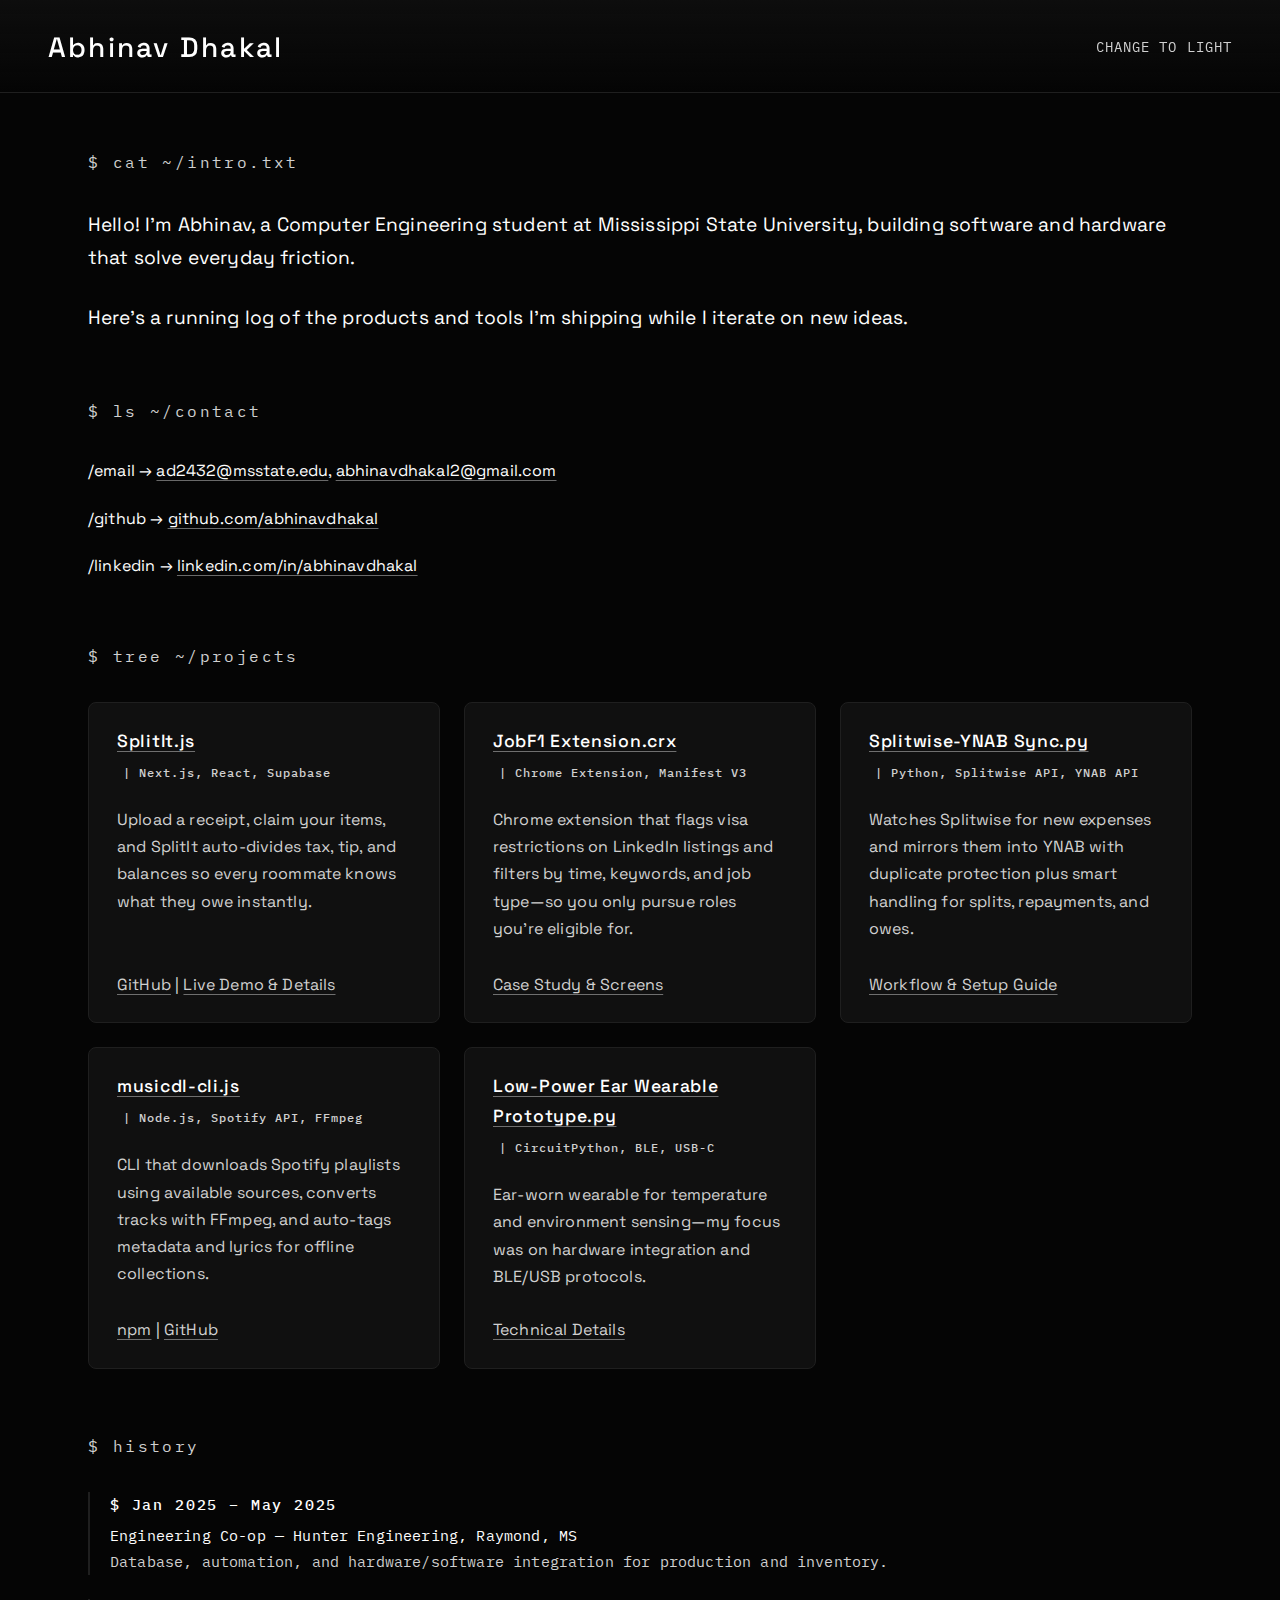
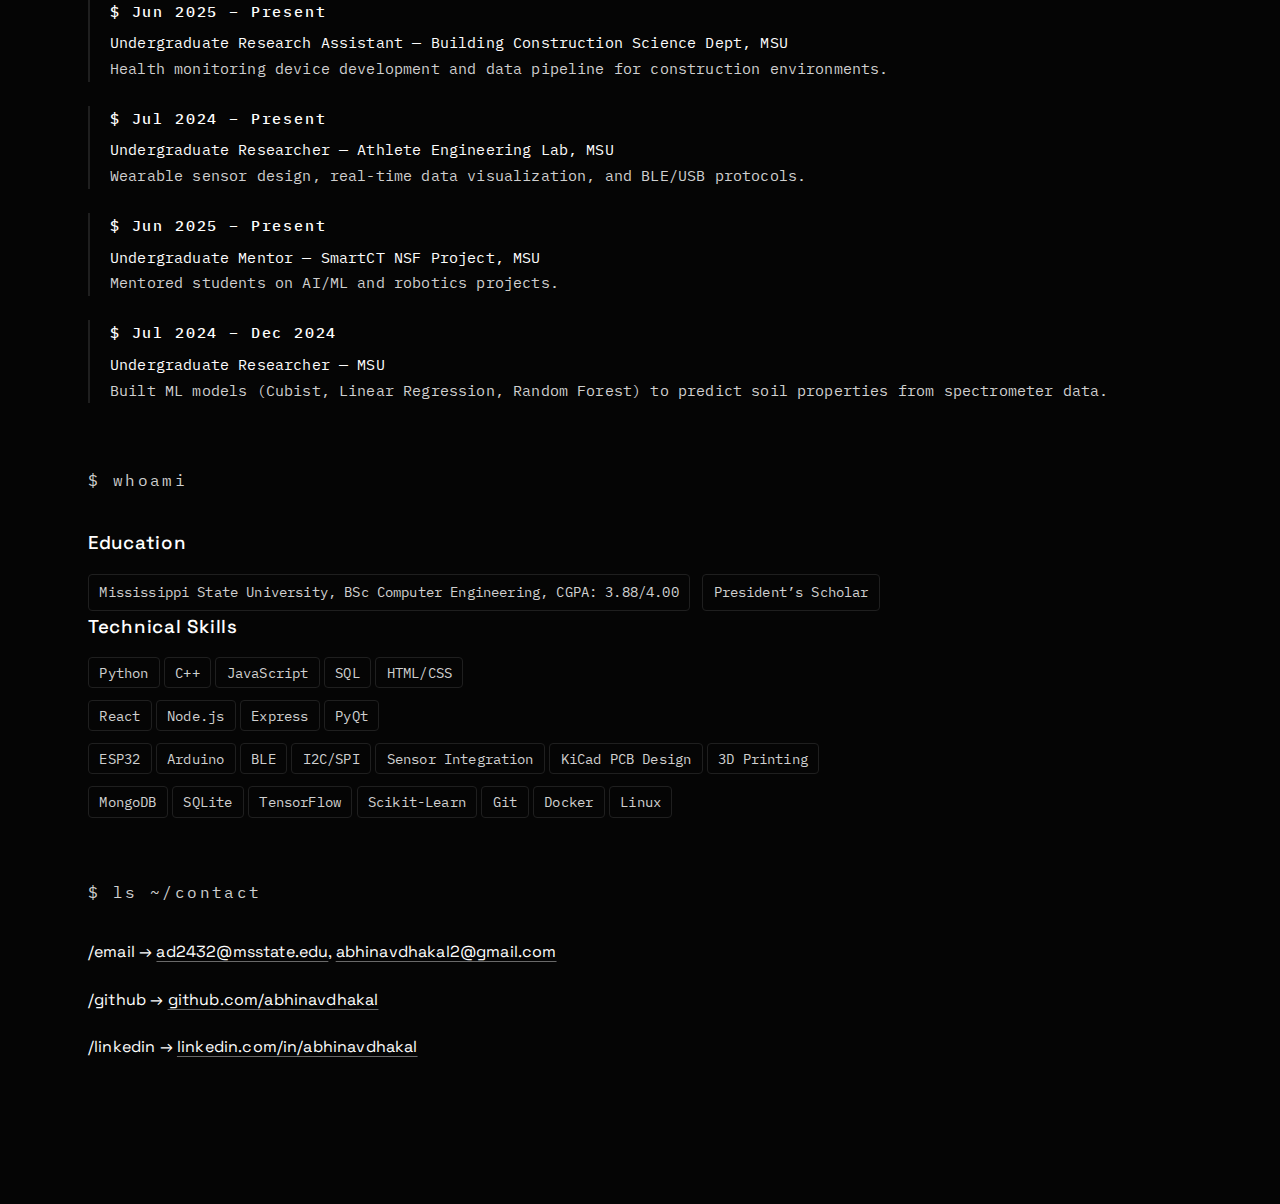
<file: index.html>
<!DOCTYPE html>
<html lang="en">
<head>
  <meta charset="UTF-8">
  <meta name="viewport" content="width=device-width, initial-scale=1.0">
  <title>Abhinav Dhakal</title>
  <link rel="stylesheet" href="style.css">
</head>
<body>
  <header id="header">
    <h1>Abhinav Dhakal</h1>
    <span class="theme-toggle" onclick="toggleTheme()">change to light</span>
  </header>
  <main>
    <!-- Landing -->
    <section class="section" id="landing">
      <div class="landing-text">$ cat ~/intro.txt</div>
  <p class="intro">Hello! I'm Abhinav, a Computer Engineering student at Mississippi State University, building software and hardware that solve everyday friction.</p>


  <p class="intro">Here’s a running log of the products and tools I’m shipping while I iterate on new ideas.</p>
    </section>


        <!-- Contact Section -->
    <section class="section" id="contact">
      <div class="landing-text">$ ls ~/contact</div>
      <p>/email → <a href="mailto:ad2432@msstate.edu">ad2432@msstate.edu</a>, <a href="mailto:abhinavdhakal2@gmail.com">abhinavdhakal2@gmail.com</a></p>
      <p>/github → <a href="https://github.com/abhinavdhakal" target="_blank">github.com/abhinavdhakal</a></p>
      <p>/linkedin → <a href="https://www.linkedin.com/in/abhinavdhakal" target="_blank">linkedin.com/in/abhinavdhakal</a></p>
    </section>

    <!-- Projects Section -->
    <section class="section" id="projects">
      <div class="landing-text">$ tree ~/projects</div>
      <div class="projects">
        <div class="project-card">
          <h3><a href="splitit-app.html">SplitIt.js</a> <span class="project-stack">| Next.js, React, Supabase</span></h3>
          <p>
            Upload a receipt, claim your items, and SplitIt auto-divides tax, tip, and balances so every roommate knows what they owe instantly.
          </p>
          <p><a href="https://github.com/abhinavdhakal/splitit" target="_blank">GitHub</a> | 
          <a href="splitit-app.html">Live Demo & Details</a></p>
        </div>

        <div class="project-card">
          <h3><a href="jobf1-extension.html">JobF1 Extension.crx</a> <span class="project-stack">| Chrome Extension, Manifest V3</span></h3>
          <p>
            Chrome extension that flags visa restrictions on LinkedIn listings and filters by time, keywords, and job type—so you only pursue roles you’re eligible for.
          </p>
          <p><a href="jobf1-extension.html">Case Study & Screens</a></p>
        </div>

        <div class="project-card">
          <h3><a href="splitwise-ynab.html">Splitwise-YNAB Sync.py</a> <span class="project-stack">| Python, Splitwise API, YNAB API</span></h3>
          <p>
            Watches Splitwise for new expenses and mirrors them into YNAB with duplicate protection plus smart handling for splits, repayments, and owes.
          </p>
          <p><a href="splitwise-ynab.html">Workflow & Setup Guide</a></p>
        </div>
        
        <div class="project-card">
          <h3><a href="musicdl-cli.html">musicdl-cli.js</a> <span class="project-stack">| Node.js, Spotify API, FFmpeg</span></h3>
          <p>
            CLI that downloads Spotify playlists using available sources, converts tracks with FFmpeg, and auto-tags metadata and lyrics for offline collections.
          </p>
          <p><a href="https://www.npmjs.com/package/musicdl-cli" target="_blank">npm</a> | 
          <a href="https://github.com/abhinavdhakal/musicdl-cli" target="_blank">GitHub</a></p>
        </div>
        
        <div class="project-card">
          <h3><a href="ear-wearable.html">Low-Power Ear Wearable Prototype.py</a> <span class="project-stack">| CircuitPython, BLE, USB-C</span></h3>
          <p>
            Ear-worn wearable for temperature and environment sensing—my focus was on hardware integration and BLE/USB protocols.
          </p>
          <p><a href="ear-wearable.html">Technical Details</a></p>
        </div>
      </div>
    </section>

    <!-- Experience Section -->
    <section class="section" id="experience">
      <div class="landing-text">$ history</div>
      <div class="experience-list">
        <div class="exp-item">
          <span class="exp-date">$ Jan 2025 – May 2025</span>
          <span> Engineering Co-op — Hunter Engineering, Raymond, MS</span><br>
          <span class="exp-desc">Database, automation, and hardware/software integration for production and inventory.</span>
        </div>
        <div class="exp-item">
          <span class="exp-date">$ Jun 2025 – Present</span>
          <span> Undergraduate Research Assistant — Building Construction Science Dept, MSU</span><br>
          <span class="exp-desc">Health monitoring device development and data pipeline for construction environments.</span>
        </div>
        <div class="exp-item">
          <span class="exp-date">$ Jul 2024 – Present</span>
          <span> Undergraduate Researcher — Athlete Engineering Lab, MSU</span><br>
          <span class="exp-desc">Wearable sensor design, real-time data visualization, and BLE/USB protocols.</span>
        </div>
        <div class="exp-item">
          <span class="exp-date">$ Jun 2025 – Present</span>
          <span> Undergraduate Mentor — SmartCT NSF Project, MSU</span><br>
          <span class="exp-desc">Mentored students on AI/ML and robotics projects.</span>
        </div>
        <div class="exp-item">
          <span class="exp-date">$ Jul 2024 – Dec 2024</span>
          <span> Undergraduate Researcher — MSU</span><br>
          <span class="exp-desc">Built ML models (Cubist, Linear Regression, Random Forest) to predict soil properties from spectrometer data.</span>
        </div>
      </div>
    </section>
    <!-- About Section -->
    <section class="section" id="about">
      <div class="landing-text">$ whoami</div>
      <h3>Education</h3>
      <div class="education">
        <div class="edu-item">Mississippi State University, BSc Computer Engineering, CGPA: 3.88/4.00</div>
        <div class="edu-item">President’s Scholar</div>
      </div>

      <h3>Technical Skills</h3>
      <div class="skills" style="display:block;">
        <div style="margin-bottom:1rem;">
          <span class="skill">Python</span>
          <span class="skill">C++</span>
          <span class="skill">JavaScript</span>
          <span class="skill">SQL</span>
          <span class="skill">HTML/CSS</span>
        </div>
        <div style="margin-bottom:1rem;">
          <span class="skill">React</span>
          <span class="skill">Node.js</span>
          <span class="skill">Express</span>
          <span class="skill">PyQt</span>
        </div>
        <div style="margin-bottom:1rem;">
          <span class="skill">ESP32</span>
          <span class="skill">Arduino</span>
          <span class="skill">BLE</span>
          <span class="skill">I2C/SPI</span>
          <span class="skill">Sensor Integration</span>
          <span class="skill">KiCad PCB Design</span>
          <span class="skill">3D Printing</span>
        </div>
        <div>
          <span class="skill">MongoDB</span>
          <span class="skill">SQLite</span>
          <span class="skill">TensorFlow</span>
          <span class="skill">Scikit-Learn</span>
          <span class="skill">Git</span>
          <span class="skill">Docker</span>
          <span class="skill">Linux</span>
        </div>
      </div>
    </section>



        <!-- Contact Section -->
    <section class="section" id="contact">
      <div class="landing-text">$ ls ~/contact</div>
      <p>/email → <a href="mailto:ad2432@msstate.edu">ad2432@msstate.edu</a>, <a href="mailto:abhinavdhakal2@gmail.com">abhinavdhakal2@gmail.com</a></p>
      <p>/github → <a href="https://github.com/abhinavdhakal" target="_blank">github.com/abhinavdhakal</a></p>
      <p>/linkedin → <a href="https://www.linkedin.com/in/abhinavdhakal" target="_blank">linkedin.com/in/abhinavdhakal</a></p>
    </section>

  </main>

  <script>
    function toggleTheme() {
      document.body.classList.toggle("light-theme");

      const header = document.querySelector("header");
      if (header) {
        header.classList.toggle("light-theme");
      }

      const toggle = document.querySelector(".theme-toggle");
      if (toggle) {
        toggle.textContent = document.body.classList.contains("light-theme")
          ? "change to dark"
          : "change to light";
      }
    }
  </script>
</body>
</html>
</body>
</html>
</html>
</file>
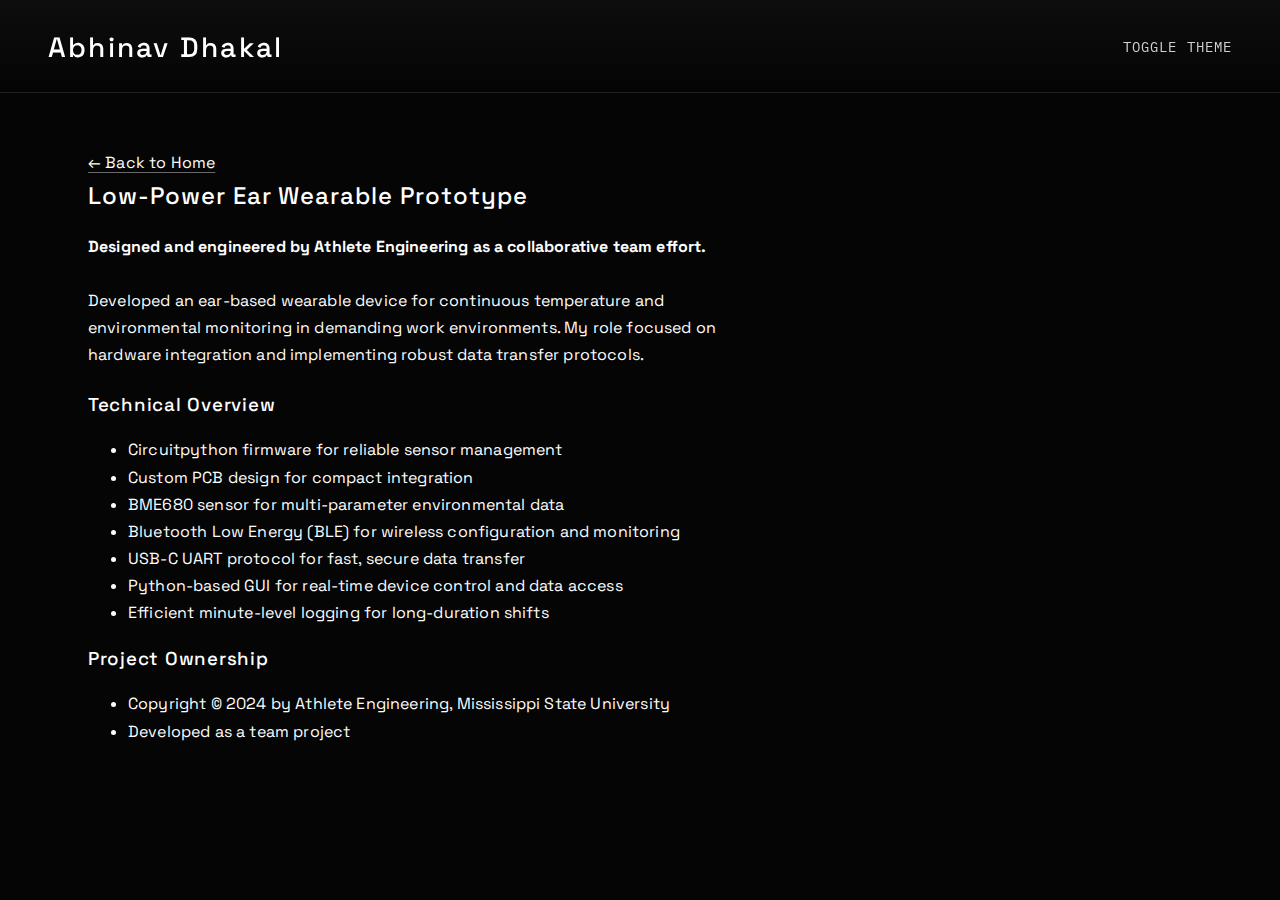
<file: ear-wearable.html>
<!DOCTYPE html>
<html lang="en">
  <head>
    <meta charset="UTF-8" />
    <meta name="viewport" content="width=device-width, initial-scale=1.0" />
    <title>Project Title Placeholder | Abhinav Dhakal</title>
    <link rel="stylesheet" href="style.css" />
  </head>
  <body>
    <header>
      <h1><a href="index.html">Abhinav Dhakal</a></h1>
      <span class="theme-toggle" onclick="toggleTheme()">Toggle Theme</span>
    </header>
    <main>
      <a href="index.html" class="back-button">← Back to Home</a>

      <h2>Low-Power Ear Wearable Prototype</h2>
      <p>
        <strong>Designed and engineered by Athlete Engineering as a collaborative team effort.</strong><br /><br />
        Developed an ear-based wearable device for continuous temperature and environmental monitoring in demanding work environments. My role focused on hardware integration and implementing robust data transfer protocols.
      </p>

      <h3>Technical Overview</h3>
      <ul>
        <li>Circuitpython firmware for reliable sensor management</li>
        <li>Custom PCB design for compact integration</li>
        <li>BME680 sensor for multi-parameter environmental data</li>
        <li>Bluetooth Low Energy (BLE) for wireless configuration and monitoring</li>
        <li>USB-C UART protocol for fast, secure data transfer</li>
        <li>Python-based GUI for real-time device control and data access</li>
        <li>Efficient minute-level logging for long-duration shifts</li>
      </ul>

      <h3>Project Ownership</h3>
      <ul>
        <li>Copyright &copy; 2024 by Athlete Engineering, Mississippi State University</li>
        <li>Developed as a team project</li>
      </ul>
    </main>

    <script>
      function toggleTheme() {
        document.body.classList.toggle("light-theme");
      }
    </script>
  </body>
</html>
  </body>
</html>
</file>
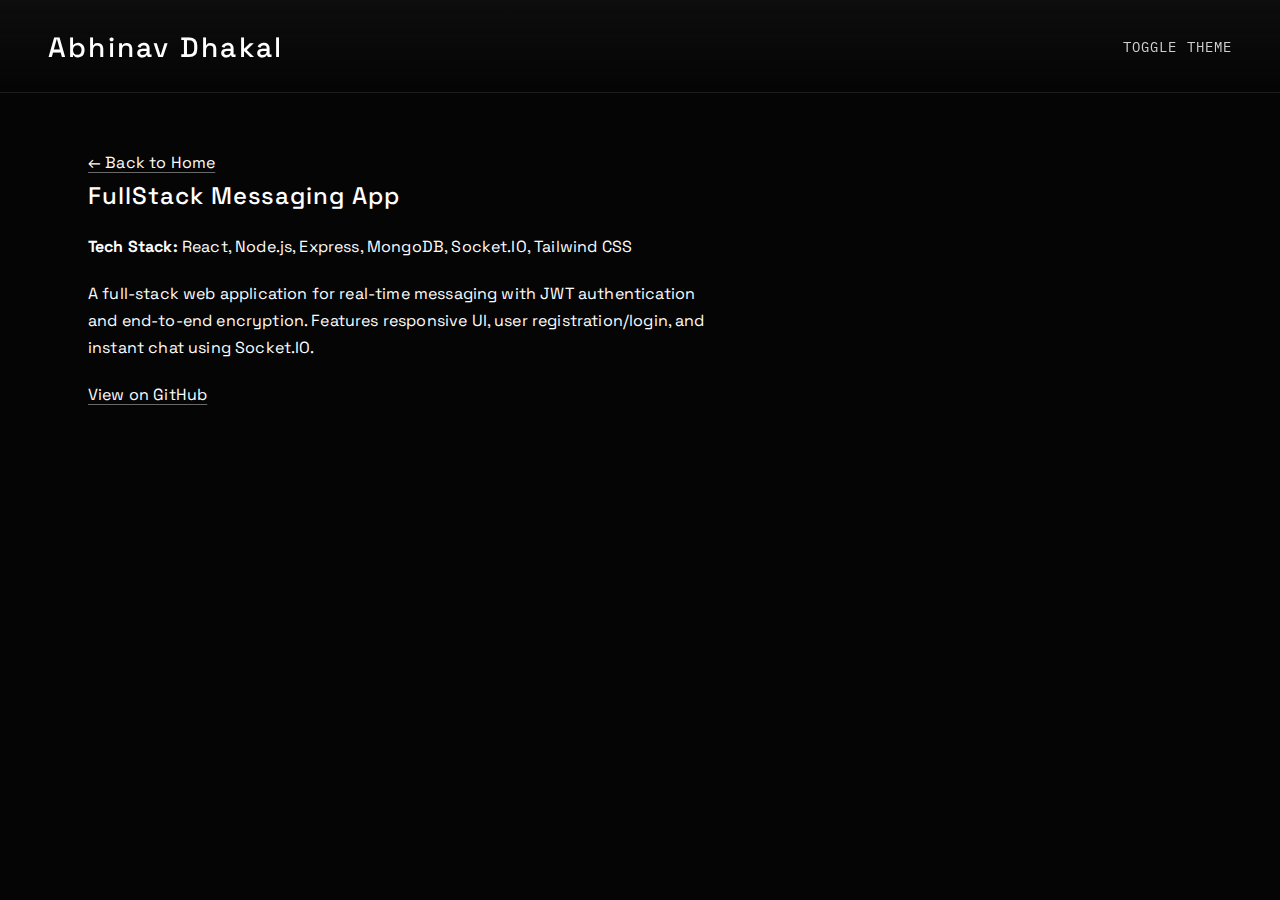
<file: fullstack-messaging.html>
<!DOCTYPE html>
<html lang="en">
  <head>
    <meta charset="UTF-8" />
    <meta name="viewport" content="width=device-width, initial-scale=1.0" />
    <title>FullStack Messaging App | Abhinav Dhakal</title>
    <link rel="stylesheet" href="style.css" />
  </head>
  <body>
    <header>
      <h1><a href="index.html">Abhinav Dhakal</a></h1>
      <span class="theme-toggle" onclick="toggleTheme()">Toggle Theme</span>
    </header>
    <main>
      <a href="index.html" class="back-button">← Back to Home</a>

      <h2>FullStack Messaging App</h2>
      <p>
        <strong>Tech Stack:</strong> React, Node.js, Express, MongoDB,
        Socket.IO, Tailwind CSS
      </p>

      <p>
        A full-stack web application for real-time messaging with JWT
        authentication and end-to-end encryption. Features responsive UI, user
        registration/login, and instant chat using Socket.IO.
      </p>

      <p>
        <a
          href="https://github.com/abhinavdhakal/real-time-chat-app"
          target="_blank"
          >View on GitHub</a
        >
      </p>
    </main>

    <script>
      function toggleTheme() {
        document.body.classList.toggle("light-theme");
      }
    </script>
  </body>
</html>
</file>
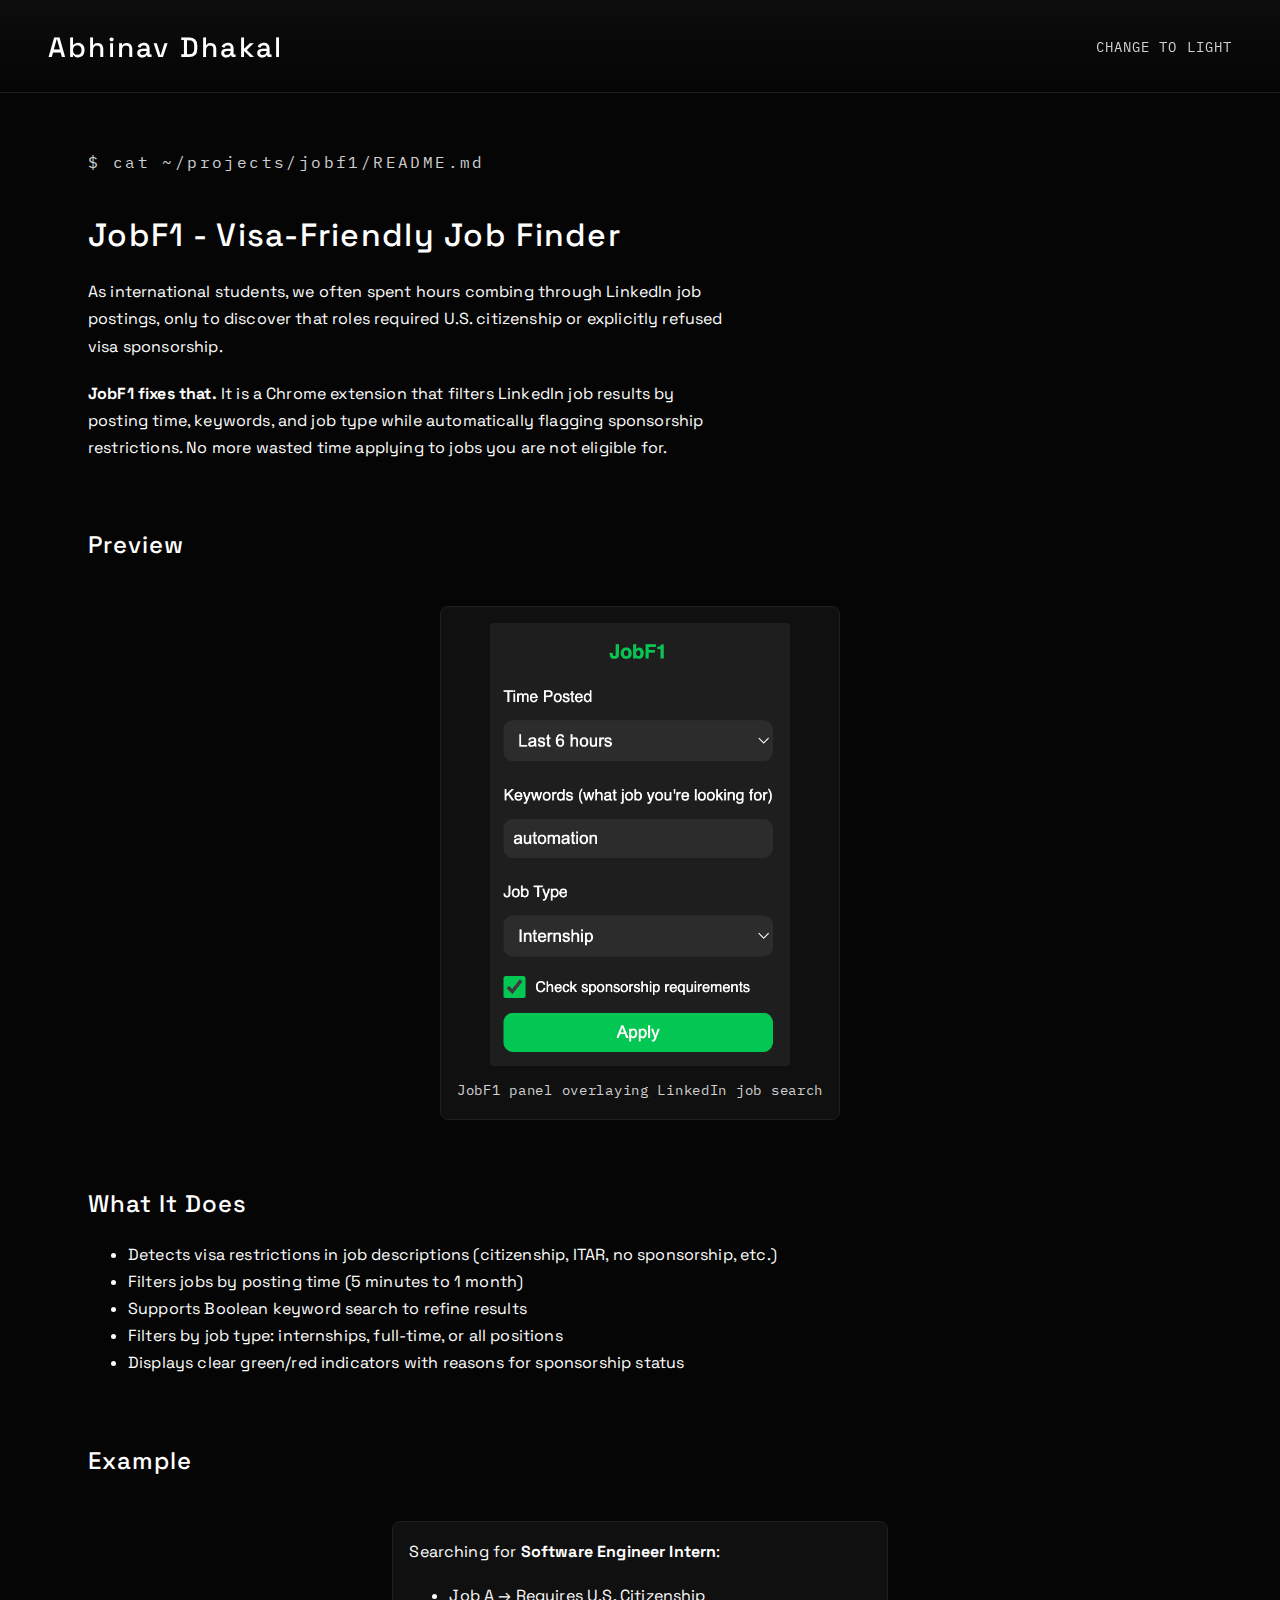
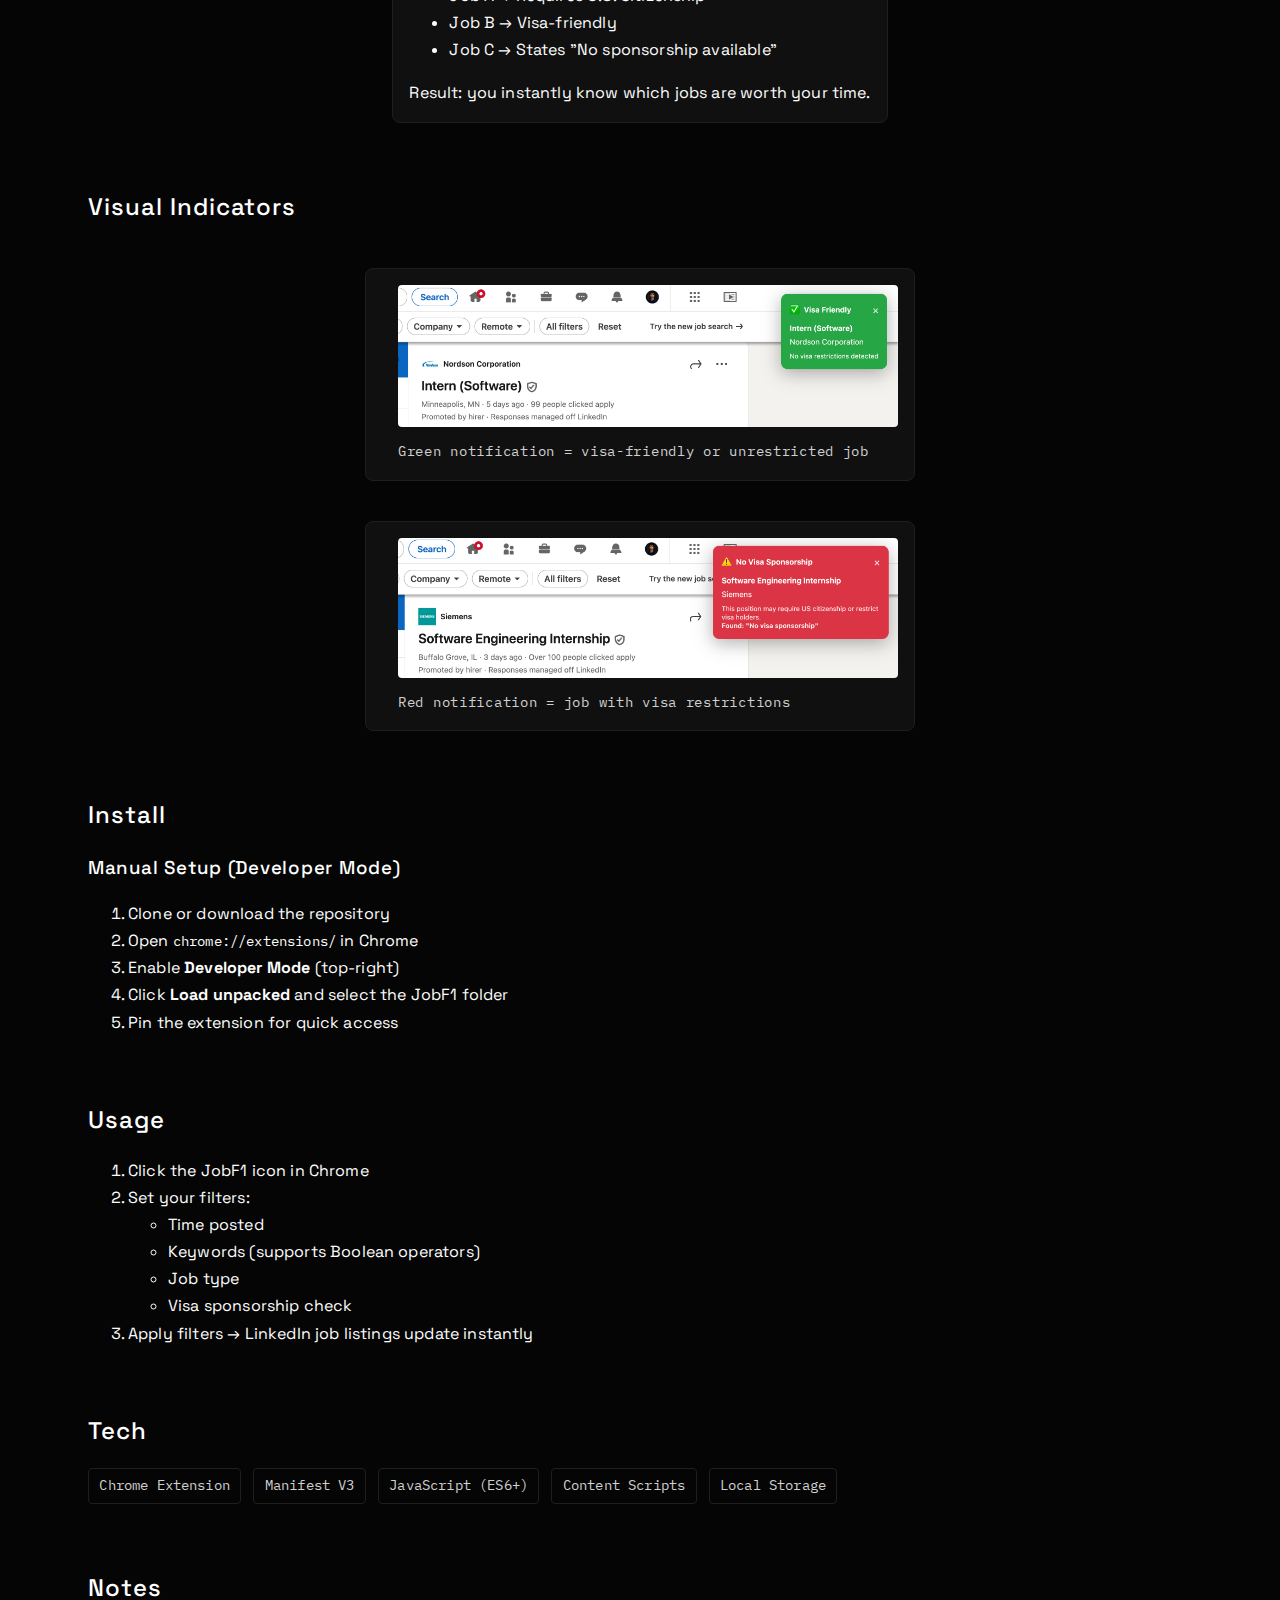
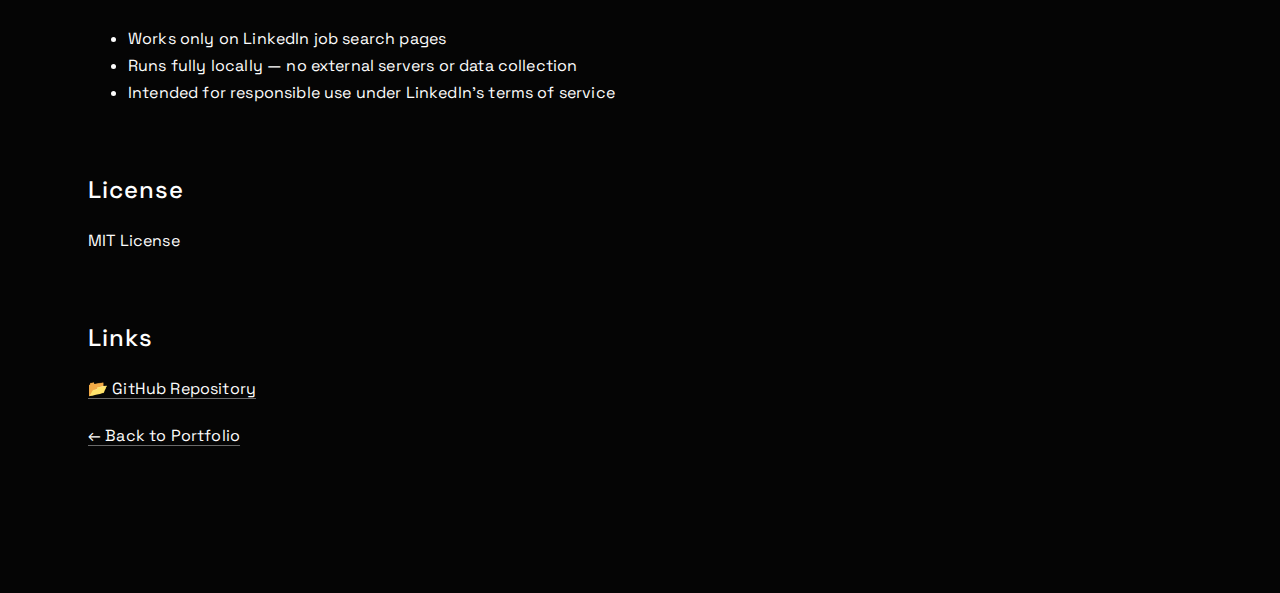
<file: jobf1-extension.html>
<!DOCTYPE html>
<html lang="en">
  <head>
    <meta charset="UTF-8" />
    <meta name="viewport" content="width=device-width, initial-scale=1.0" />
    <title>JobF1 - Visa-Friendly Job Finder | Abhinav Dhakal</title>
    <link rel="stylesheet" href="style.css" />
  </head>
  <body>
    <header id="header">
      <h1><a href="index.html">Abhinav Dhakal</a></h1>
      <span class="theme-toggle" onclick="toggleTheme()">change to light</span>
    </header>
    <main>
      <!-- Project Header -->
      <section class="section" id="landing">
        <div class="landing-text">$ cat ~/projects/jobf1/README.md</div>
        <h1>JobF1 - Visa-Friendly Job Finder</h1>

        <p>
          As international students, we often spent hours combing through
          LinkedIn job postings, only to discover that roles required U.S.
          citizenship or explicitly refused visa sponsorship.
        </p>
        <p>
          <strong>JobF1 fixes that.</strong> It is a Chrome extension that
          filters LinkedIn job results by posting time, keywords, and job type
          while automatically flagging sponsorship restrictions. No more wasted
          time applying to jobs you are not eligible for.
        </p>
      </section>

      <!-- Preview -->
      <section class="section">
        <h2>Preview</h2>
        <figure class="cli-figure" style="width: fit-content">
          <img
            src="images/jobf1/preview.png"
            alt="Preview of the JobF1 extension"
            style="
              display: block;
              width: 100%;
              max-width: 300px;
              margin: 0 auto;
              border-radius: 4px;
            "
          />
          <figcaption class="cli-caption">
            JobF1 panel overlaying LinkedIn job search
          </figcaption>
        </figure>
      </section>

      <!-- What It Does -->
      <section class="section">
        <h2>What It Does</h2>
        <ul>
          <li>
            Detects visa restrictions in job descriptions (citizenship, ITAR, no
            sponsorship, etc.)
          </li>
          <li>Filters jobs by posting time (5 minutes to 1 month)</li>
          <li>Supports Boolean keyword search to refine results</li>
          <li>Filters by job type: internships, full-time, or all positions</li>
          <li>
            Displays clear green/red indicators with reasons for sponsorship
            status
          </li>
        </ul>
      </section>

      <!-- Example -->
      <section class="section">
        <h2>Example</h2>
        <div class="cli-figure" style="width: fit-content">
          Searching for <strong>Software Engineer Intern</strong>: 
          <ul>
            <li>Job A → Requires U.S. Citizenship</li>
            <li>Job B → Visa-friendly</li>
            <li>Job C → States "No sponsorship available"</li>
          </ul>
          Result: you instantly know which jobs are worth your time.
        </div>
      </section>

      <!-- Visual Indicators -->
      <section class="section">
        <h2>Visual Indicators</h2>
        <div class="cli-figure" style="width: fit-content">
          <figure style="margin: 0 0 0 1rem">
            <img
              src="images/jobf1/friendly.png"
              alt="Visa friendly notification"
              style="
                display: block;
                margin: 0 auto;
                max-width: 500px;
                width: 100%;
                border-radius: 4px;
              "
            />
            <figcaption class="cli-caption">
              Green notification = visa-friendly or unrestricted job
            </figcaption>
          </figure>
        </div>

  <div class="cli-figure" style="width: fit-content; margin-top: 2rem">
          <figure style="margin: 0 0 0 1rem">
            <img
              src="images/jobf1/restriction.png"
              alt="Visa restriction notification"
              style="
                display: block;
                margin: 0 auto;
                max-width: 500px;
                width: 100%;
                border-radius: 4px;
              "
            />
            <figcaption class="cli-caption" style="text-wrap: wrap;">
              Red notification = job with visa restrictions
            </figcaption>
          </figure>
        </div>

      </section>

      <!-- Install -->
      <section class="section">
        <h2>Install</h2>
        <h3>Manual Setup (Developer Mode)</h3>
        <ol>
          <li>Clone or download the repository</li>
          <li>Open <code>chrome://extensions/</code> in Chrome</li>
          <li>Enable <strong>Developer Mode</strong> (top-right)</li>
          <li>
            Click <strong>Load unpacked</strong> and select the JobF1 folder
          </li>
          <li>Pin the extension for quick access</li>
        </ol>
      </section>

      <!-- Usage -->
      <section class="section">
        <h2>Usage</h2>
        <ol>
          <li>Click the JobF1 icon in Chrome</li>
          <li>
            Set your filters:
            <ul>
              <li>Time posted</li>
              <li>Keywords (supports Boolean operators)</li>
              <li>Job type</li>
              <li>Visa sponsorship check</li>
            </ul>
          </li>
          <li>Apply filters → LinkedIn job listings update instantly</li>
        </ol>
      </section>

      <!-- Tech Stack -->
      <section class="section">
        <h2>Tech</h2>
        <div class="skills">
          <span class="skill">Chrome Extension</span>
          <span class="skill">Manifest V3</span>
          <span class="skill">JavaScript (ES6+)</span>
          <span class="skill">Content Scripts</span>
          <span class="skill">Local Storage</span>
        </div>
      </section>

      <!-- Notes -->
      <section class="section">
        <h2>Notes</h2>
        <ul>
          <li>Works only on LinkedIn job search pages</li>
          <li>Runs fully locally — no external servers or data collection</li>
          <li>
            Intended for responsible use under LinkedIn's terms of service
          </li>
        </ul>
      </section>

      <!-- License -->
      <section class="section">
        <h2>License</h2>
        <p>MIT License</p>
      </section>

      <!-- Links -->
      <section class="section" id="contact">
        <h2>Links</h2>
        <p>
          <a href="https://github.com/abhinavdhakal/jobf1" target="_blank"
            >📂 GitHub Repository</a
          >
        </p>
        <p><a href="index.html">← Back to Portfolio</a></p>
      </section>
    </main>

    <script>
      function toggleTheme() {
        document.body.classList.toggle("light-theme");

        const header = document.querySelector("header");
        if (header) {
          header.classList.toggle("light-theme");
        }

        const toggle = document.querySelector(".theme-toggle");
        if (toggle) {
          toggle.textContent = document.body.classList.contains("light-theme")
            ? "change to dark"
            : "change to light";
        }
      }
    </script>
  </body>
</html>
</file>
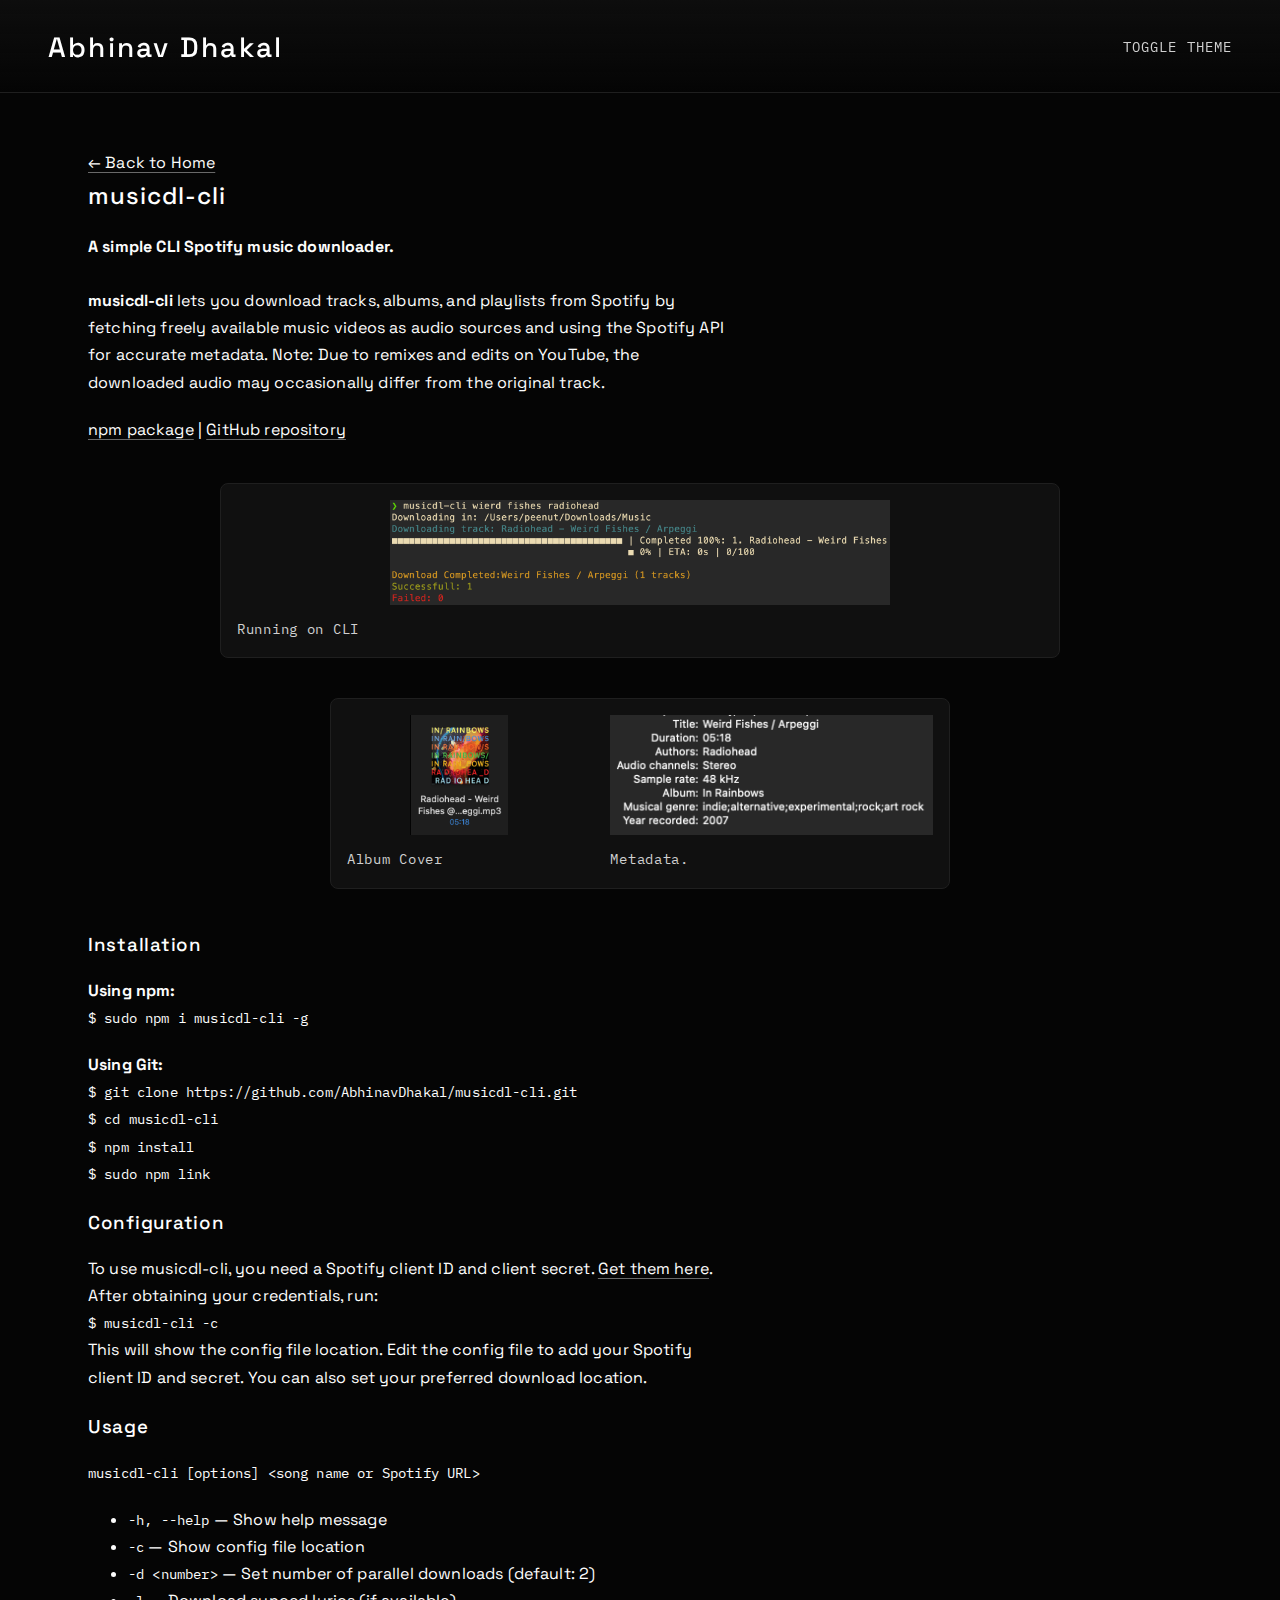
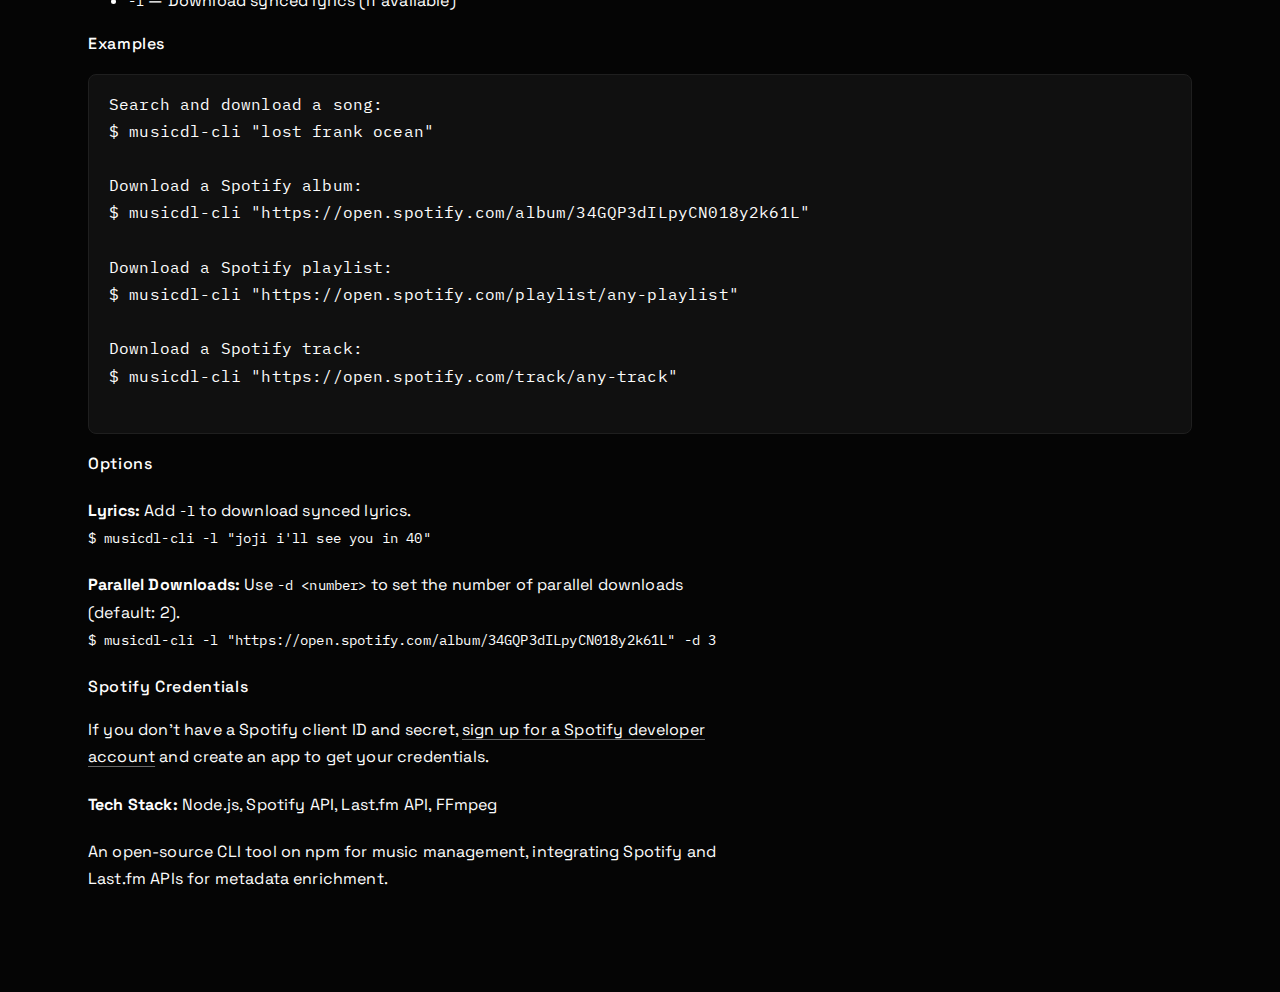
<file: musicdl-cli.html>
<!DOCTYPE html>
<html lang="en">
  <head>
    <meta charset="UTF-8" />
    <meta name="viewport" content="width=device-width, initial-scale=1.0" />
    <title>musicdl-cli | Abhinav Dhakal</title>
    <link rel="stylesheet" href="style.css" />
  </head>
  <body>
    <header>
      <h1><a href="index.html">Abhinav Dhakal</a></h1>
      <span class="theme-toggle" onclick="toggleTheme()">Toggle Theme</span>
    </header>
    <main>
      <a href="index.html" class="back-button">← Back to Home</a>

      <h2>musicdl-cli</h2>
      <p>
        <strong>A simple CLI Spotify music downloader.</strong><br>
        <br>
        <b>musicdl-cli</b> lets you download tracks, albums, and playlists from Spotify by fetching freely available music videos as audio sources and using the Spotify API for accurate metadata. Note: Due to remixes and edits on YouTube, the downloaded audio may occasionally differ from the original track.
      </p>

      <p>
        <a href="https://www.npmjs.com/package/musicdl-cli" target="_blank"
          >npm package</a
        > | 
        <a href="https://github.com/abhinavdhakal/musicdl-cli" target="_blank"
          >GitHub repository</a
        >
      </p>
            <figure class="cli-figure">
        <img
          src="image/musicdl-cli_0.png"
          alt="musicdl-cli screenshot"
          style="display:block; margin:0 auto; max-width:500px; width:100%; height:auto;"
        />
        <figcaption class="cli-caption">Running on CLI</figcaption>
      </figure>

      <div class="cli-figure cli-figure-row">
        <figure style="margin:0; flex:1;">
          <img
            src="image/musicdl-cli_1.png"
            alt="musicdl-cli additional screenshot 1"
            style="display:block; margin:0 auto; max-height:120px; width:auto; height:100%;"
          />
          <figcaption class="cli-caption">Album Cover</figcaption>
        </figure>
        <figure style="margin:0 0 0 1rem; flex:1;">
          <img
            src="image/musicdl-cli_2.png"
            alt="musicdl-cli additional screenshot 2"
            style="display:block; margin:0 auto; max-height:120px; width:auto; height:100%;"
          />
          <figcaption class="cli-caption">Metadata.</figcaption>
        </figure>
      </div>

      <h3>Installation</h3>
      <p>
        <b>Using npm:</b><br>
        <code>$ sudo npm i musicdl-cli -g</code>
      </p>
      <p>
        <b>Using Git:</b><br>
        <code>
          $ git clone https://github.com/AbhinavDhakal/musicdl-cli.git<br>
          $ cd musicdl-cli<br>
          $ npm install<br>
          $ sudo npm link
        </code>
      </p>

      <h3>Configuration</h3>
      <p>
        To use musicdl-cli, you need a Spotify client ID and client secret. <a href="https://developer.spotify.com/my-applications/" target="_blank">Get them here</a>.<br>
        After obtaining your credentials, run:<br>
        <code>$ musicdl-cli -c</code><br>
        This will show the config file location. Edit the config file to add your Spotify client ID and secret. You can also set your preferred download location.
      </p>

      <h3>Usage</h3>
      <p>
        <code>musicdl-cli [options] &lt;song name or Spotify URL&gt;</code>
      </p>
      <ul>
        <li><code>-h, --help</code> &mdash; Show help message</li>
        <li><code>-c</code> &mdash; Show config file location</li>
        <li><code>-d &lt;number&gt;</code> &mdash; Set number of parallel downloads (default: 2)</li>
        <li><code>-l</code> &mdash; Download synced lyrics (if available)</li>
      </ul>

      <h4>Examples</h4>
      <pre>
Search and download a song:
$ musicdl-cli "lost frank ocean"

Download a Spotify album:
$ musicdl-cli "https://open.spotify.com/album/34GQP3dILpyCN018y2k61L"

Download a Spotify playlist:
$ musicdl-cli "https://open.spotify.com/playlist/any-playlist"

Download a Spotify track:
$ musicdl-cli "https://open.spotify.com/track/any-track"
      </pre>

      <h4>Options</h4>
      <p></p>
        <b>Lyrics:</b> Add <code>-l</code> to download synced lyrics.<br>
        <code>$ musicdl-cli -l "joji i'll see you in 40"</code>
      </p>
      <p>
        <b>Parallel Downloads:</b> Use <code>-d &lt;number&gt;</code> to set the number of parallel downloads (default: 2).<br>
        <code>$ musicdl-cli -l "https://open.spotify.com/album/34GQP3dILpyCN018y2k61L" -d 3</code>
      </p>

      <h4>Spotify Credentials</h4>
      <p>
        If you don't have a Spotify client ID and secret, <a href="https://developer.spotify.com/my-applications/" target="_blank">sign up for a Spotify developer account</a> and create an app to get your credentials.
      </p>

      <p>
        <strong>Tech Stack:</strong> Node.js, Spotify API, Last.fm API, FFmpeg
      </p>

      <p>
        An open-source CLI tool on npm for music
        management, integrating Spotify and Last.fm APIs for metadata
        enrichment.
      </p>



    </main>

    <script>
      function toggleTheme() {
        document.body.classList.toggle("light-theme");
      }
    </script>
  </body>
</html>
</html>
</file>
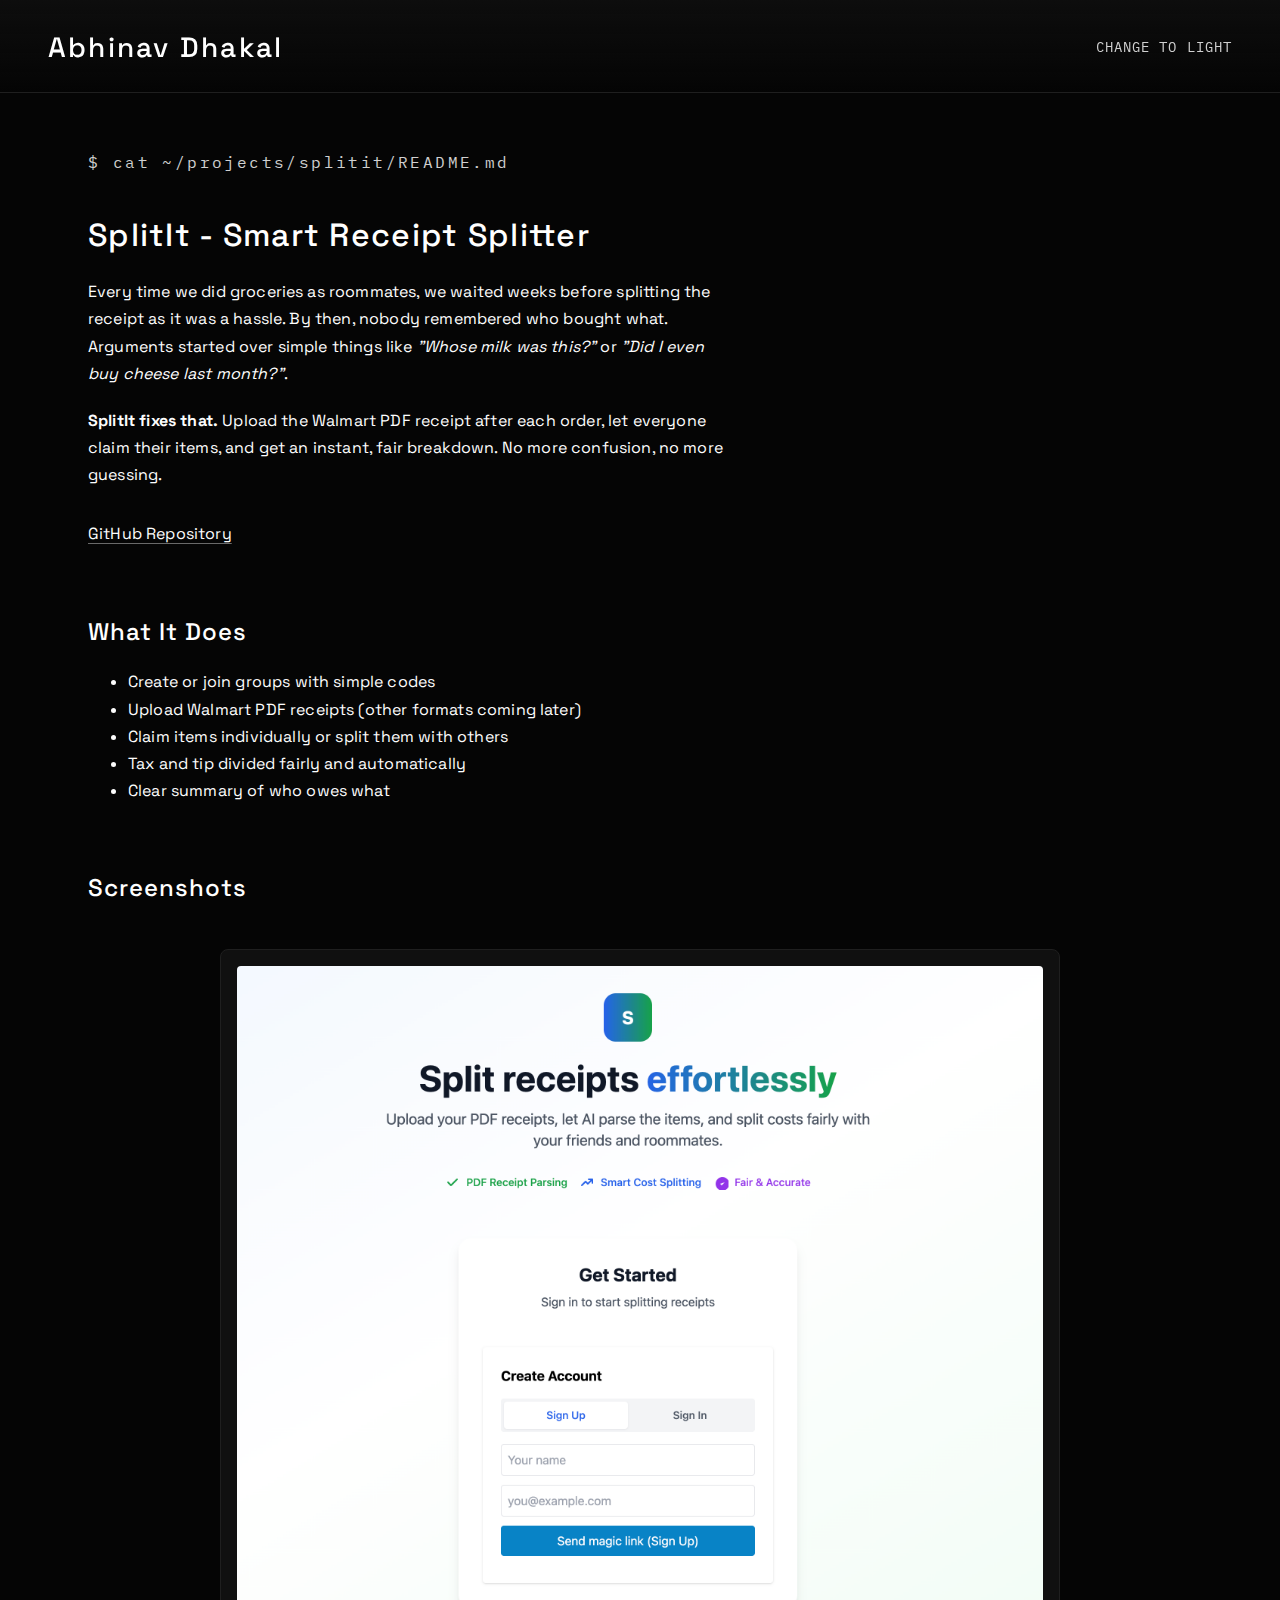
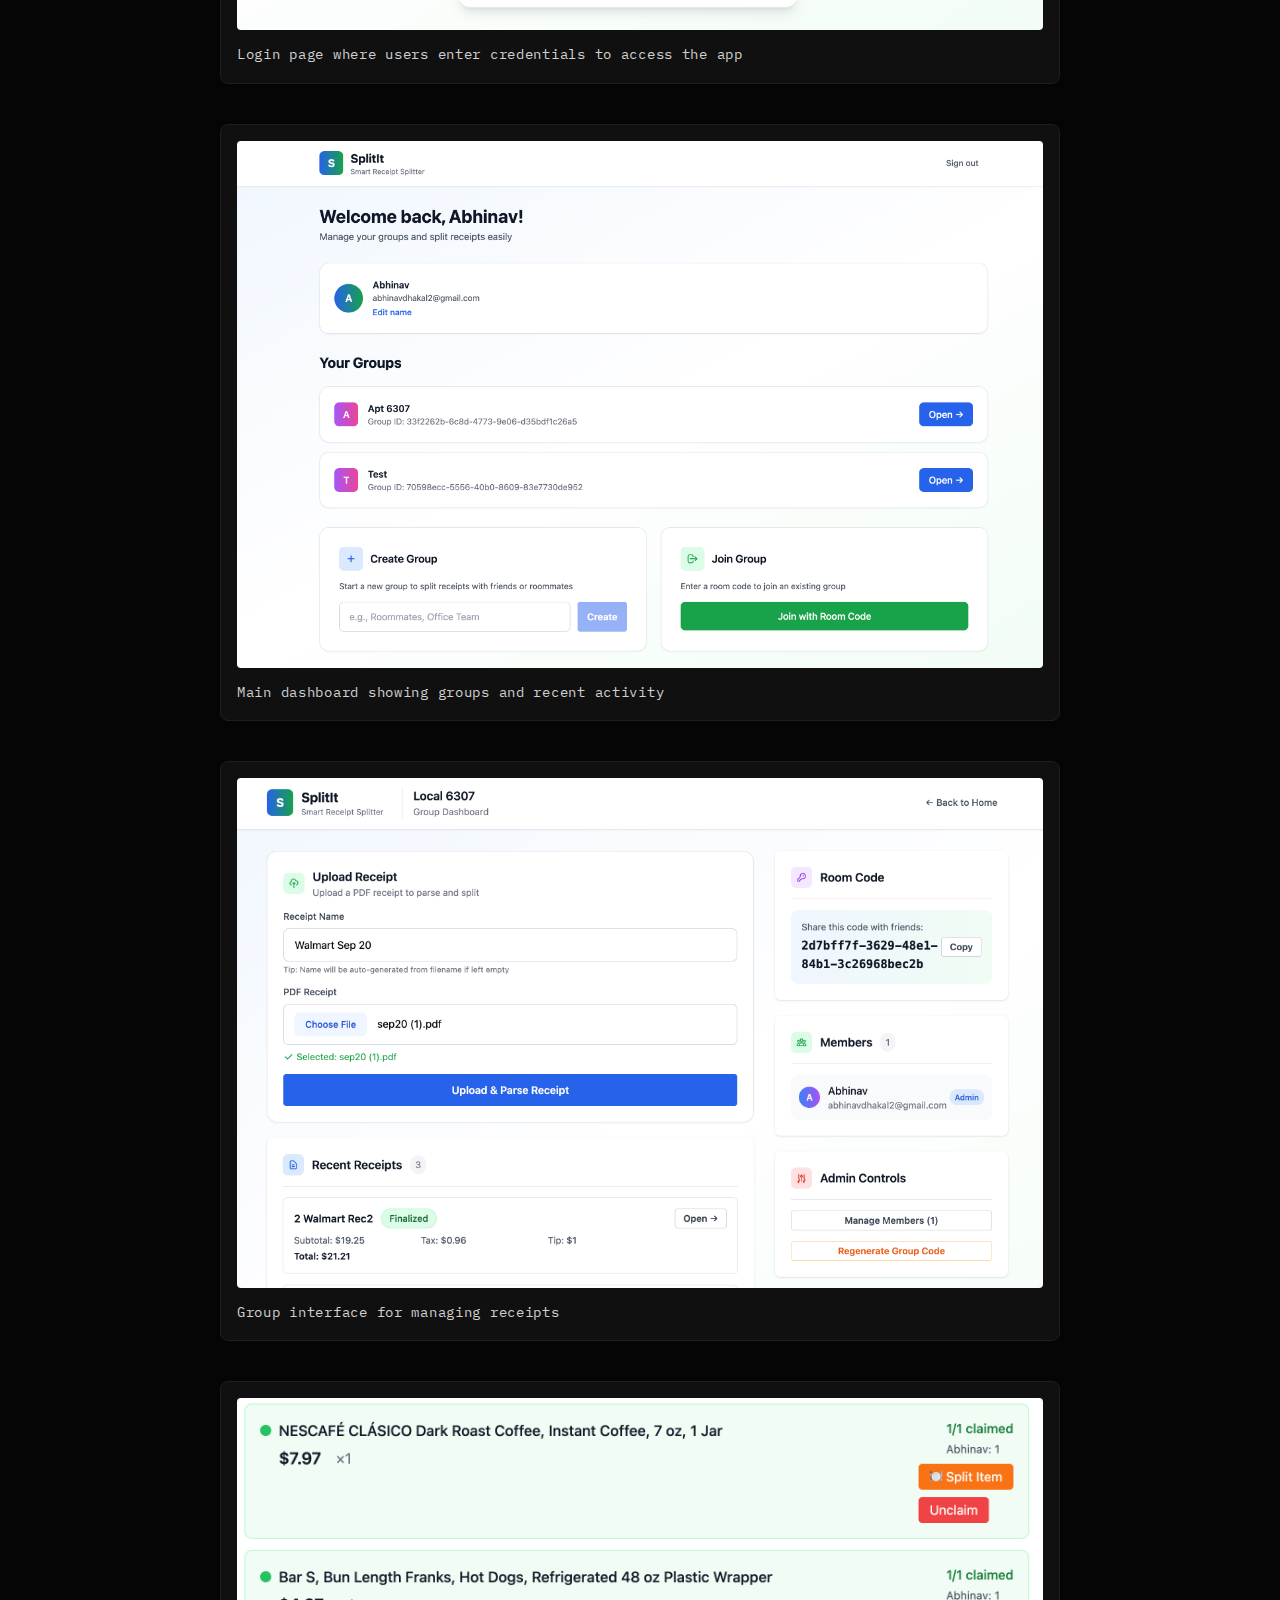
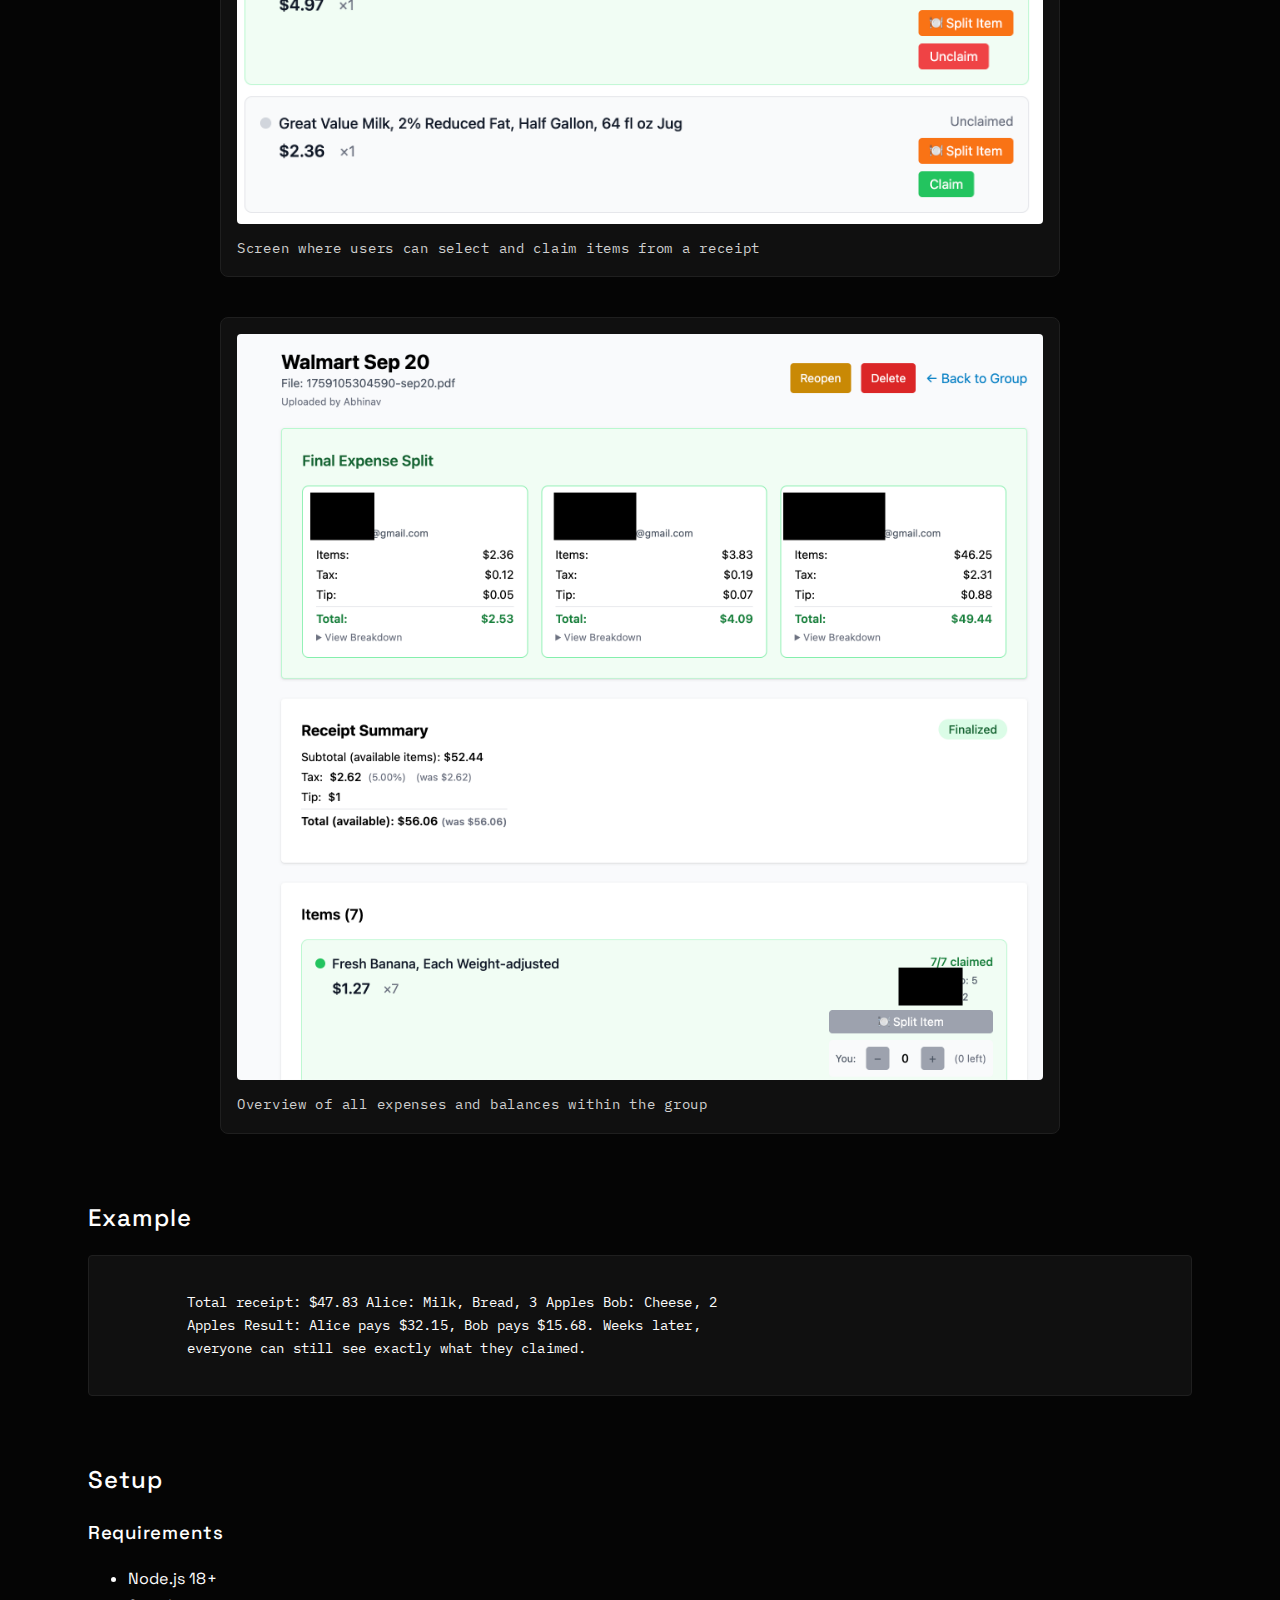
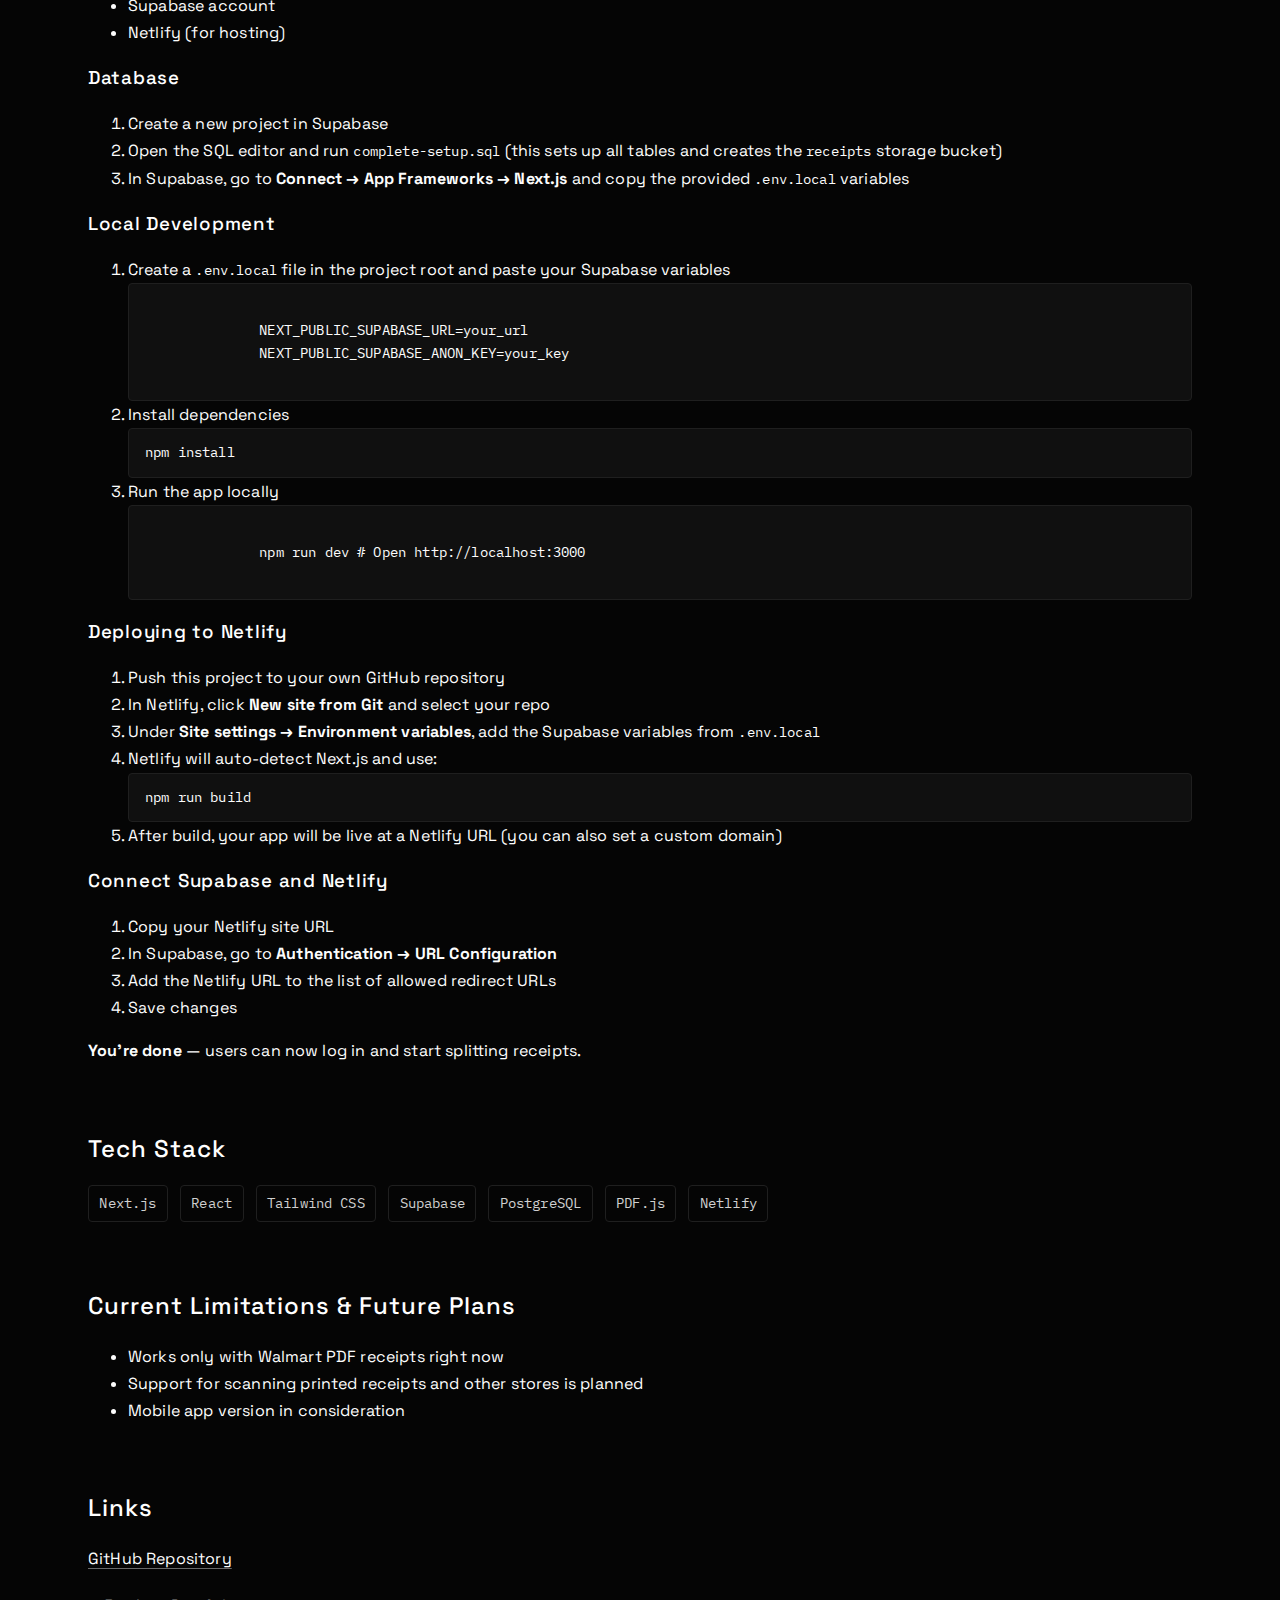
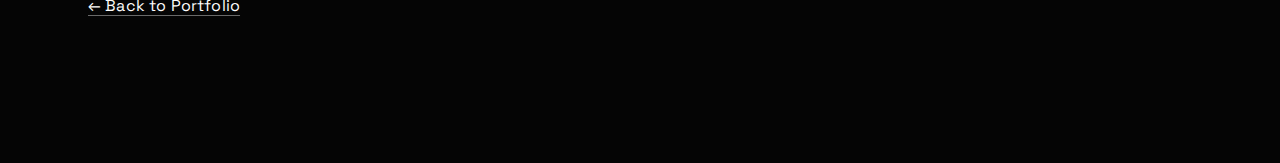
<file: splitit-app.html>
<!DOCTYPE html>
<html lang="en">
  <head>
    <meta charset="UTF-8" />
    <meta name="viewport" content="width=device-width, initial-scale=1.0" />
    <title>SplitIt - Smart Receipt Splitter | Abhinav Dhakal</title>
    <link rel="stylesheet" href="style.css" />
  </head>
  <body>
    <header id="header">
      <h1><a href="index.html">Abhinav Dhakal</a></h1>
      <span class="theme-toggle" onclick="toggleTheme()">change to light</span>
    </header>
    <main>
      <!-- Project Header -->
      <section class="section" id="landing">
        <div class="landing-text">$ cat ~/projects/splitit/README.md</div>
        <h1>SplitIt - Smart Receipt Splitter</h1>

        <p>
          Every time we did groceries as roommates, we waited weeks before
          splitting the receipt as it was a hassle. By then, nobody remembered
          who bought what. Arguments started over simple things like
          <em>"Whose milk was this?"</em> or
          <em>"Did I even buy cheese last month?"</em>.
        </p>

        <p>
          <strong>SplitIt fixes that.</strong> Upload the Walmart PDF receipt
          after each order, let everyone claim their items, and get an instant,
          fair breakdown. No more confusion, no more guessing.
        </p>

        <div style="margin: 2rem 0">
          <a
            href="https://github.com/abhinavdhakal/splitit"
            target="_blank"
            style="margin-right: 1rem"
            >GitHub Repository</a
          >
        </div>
      </section>

      <!-- What It Does -->
      <section class="section">
        <h2>What It Does</h2>
        <ul>
          <li>Create or join groups with simple codes</li>
          <li>Upload Walmart PDF receipts (other formats coming later)</li>
          <li>Claim items individually or split them with others</li>
          <li>Tax and tip divided fairly and automatically</li>
          <li>Clear summary of who owes what</li>
        </ul>
      </section>

      <!-- Screenshots -->
      <section class="section">
        <h2>Screenshots</h2>

        <figure class="cli-figure" style="width: fit-content">
          <img
            src="images/splitit/1.png"
            alt="Login page"
            style="
              display: block;
              width: 100%;
              max-width: 820px;
              margin: 0 auto;
              border-radius: 4px;
            "
          />
          <figcaption class="cli-caption">
            Login page where users enter credentials to access the app
          </figcaption>
        </figure>

        <figure class="cli-figure" style="width: fit-content">
          <img
            src="images/splitit/2.png"
            alt="Home page"
            style="
              display: block;
              width: 100%;
              max-width: 820px;
              margin: 0 auto;
              border-radius: 4px;
            "
          />
          <figcaption class="cli-caption">
            Main dashboard showing groups and recent activity
          </figcaption>
        </figure>

        <figure class="cli-figure" style="width: fit-content">
          <img
            src="images/splitit/3.png"
            alt="Uploading a receipt"
            style="
              display: block;
              width: 100%;
              max-width: 820px;
              margin: 0 auto;
              border-radius: 4px;
            "
          />
          <figcaption class="cli-caption">
            Group interface for managing receipts
          </figcaption>
        </figure>

        <figure class="cli-figure">
          <img
            src="images/splitit/4.png"
            alt="Claiming items"
            style="
              display: block;
              width: 100%;
              max-width: 820px;
              margin: 0 auto;
              border-radius: 4px;
            "
          />
          <figcaption class="cli-caption">
            Screen where users can select and claim items from a receipt
          </figcaption>
        </figure>

        <figure class="cli-figure" style="width: fit-content">
          <img
            src="images/splitit/5.png"
            alt="Final expense summary"
            style="
              display: block;
              width: 100%;
              max-width: 820px;
              margin: 0 auto;
              border-radius: 4px;
            "
          />
          <figcaption class="cli-caption">
            Overview of all expenses and balances within the group
          </figcaption>
        </figure>
      </section>

      <!-- Example -->
      <section class="section">
        <h2>Example</h2>
        <div class="thumbnail">
          Total receipt: $47.83 Alice: Milk, Bread, 3 Apples Bob: Cheese, 2
          Apples Result: Alice pays $32.15, Bob pays $15.68. Weeks later,
          everyone can still see exactly what they claimed.
        </div>
      </section>

      <!-- Setup -->
      <section class="section">
        <h2>Setup</h2>

        <h3>Requirements</h3>
        <ul>
          <li>Node.js 18+</li>
          <li>Supabase account</li>
          <li>Netlify (for hosting)</li>
        </ul>

        <h3>Database</h3>
        <ol>
          <li>Create a new project in Supabase</li>
          <li>
            Open the SQL editor and run <code>complete-setup.sql</code> (this
            sets up all tables and creates the <code>receipts</code> storage
            bucket)
          </li>
          <li>
            In Supabase, go to
            <strong>Connect → App Frameworks → Next.js</strong> and copy the
            provided <code>.env.local</code> variables
          </li>
        </ol>

        <h3>Local Development</h3>
        <ol>
          <li>
            Create a <code>.env.local</code> file in the project root and paste
            your Supabase variables
            <div class="thumbnail">
              NEXT_PUBLIC_SUPABASE_URL=your_url
              NEXT_PUBLIC_SUPABASE_ANON_KEY=your_key
            </div>
          </li>
          <li>
            Install dependencies
            <div class="thumbnail">npm install</div>
          </li>
          <li>
            Run the app locally
            <div class="thumbnail">
              npm run dev # Open http://localhost:3000
            </div>
          </li>
        </ol>

        <h3>Deploying to Netlify</h3>
        <ol>
          <li>Push this project to your own GitHub repository</li>
          <li>
            In Netlify, click <strong>New site from Git</strong> and select your
            repo
          </li>
          <li>
            Under <strong>Site settings → Environment variables</strong>, add
            the Supabase variables from <code>.env.local</code>
          </li>
          <li>
            Netlify will auto-detect Next.js and use:
            <div class="thumbnail">npm run build</div>
          </li>
          <li>
            After build, your app will be live at a Netlify URL (you can also
            set a custom domain)
          </li>
        </ol>

        <h3>Connect Supabase and Netlify</h3>
        <ol>
          <li>Copy your Netlify site URL</li>
          <li>
            In Supabase, go to
            <strong>Authentication → URL Configuration</strong>
          </li>
          <li>Add the Netlify URL to the list of allowed redirect URLs</li>
          <li>Save changes</li>
        </ol>

        <p>
          <strong>You're done</strong> — users can now log in and start
          splitting receipts.
        </p>
      </section>

      <!-- Tech Stack -->
      <section class="section">
        <h2>Tech Stack</h2>
        <div class="skills">
          <span class="skill">Next.js</span>
          <span class="skill">React</span>
          <span class="skill">Tailwind CSS</span>
          <span class="skill">Supabase</span>
          <span class="skill">PostgreSQL</span>
          <span class="skill">PDF.js</span>
          <span class="skill">Netlify</span>
        </div>
      </section>

      <!-- Notes -->
      <section class="section">
        <h2>Current Limitations & Future Plans</h2>
        <ul>
          <li>Works only with Walmart PDF receipts right now</li>
          <li>
            Support for scanning printed receipts and other stores is planned
          </li>
          <li>Mobile app version in consideration</li>
        </ul>
      </section>

      <!-- Links -->
      <section class="section" id="contact">
        <h2>Links</h2>
        <p>
          <a href="https://github.com/abhinavdhakal/splitit" target="_blank"
            >GitHub Repository</a
          >
        </p>

        <p><a href="index.html">← Back to Portfolio</a></p>
      </section>
    </main>

    <script>
      function toggleTheme() {
        document.body.classList.toggle("light-theme");
        document.getElementById("header").classList.toggle("light-theme");

        // Update the toggle text
        const toggle = document.querySelector(".theme-toggle");
        if (document.body.classList.contains("light-theme")) {
          toggle.textContent = "change to dark";
        } else {
          toggle.textContent = "change to light";
        }
      }
    </script>
  </body>
</html>
</file>
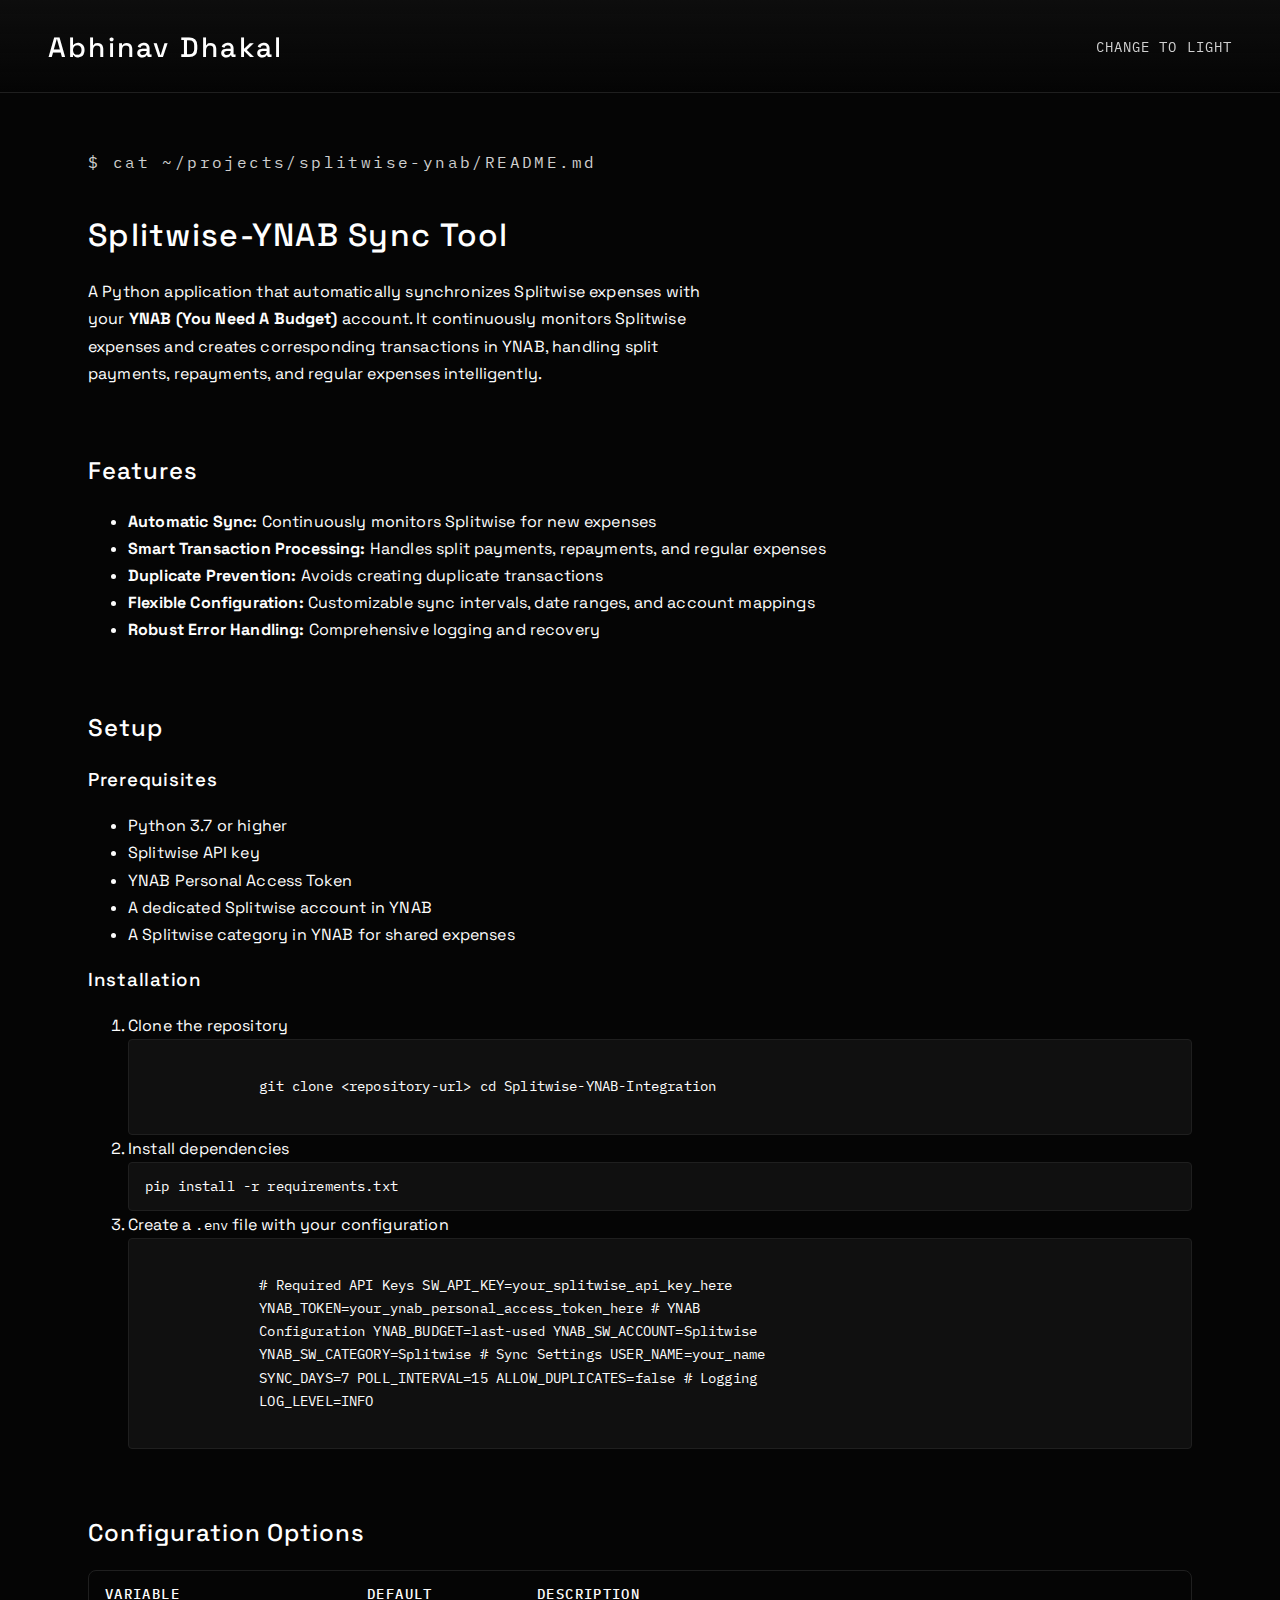
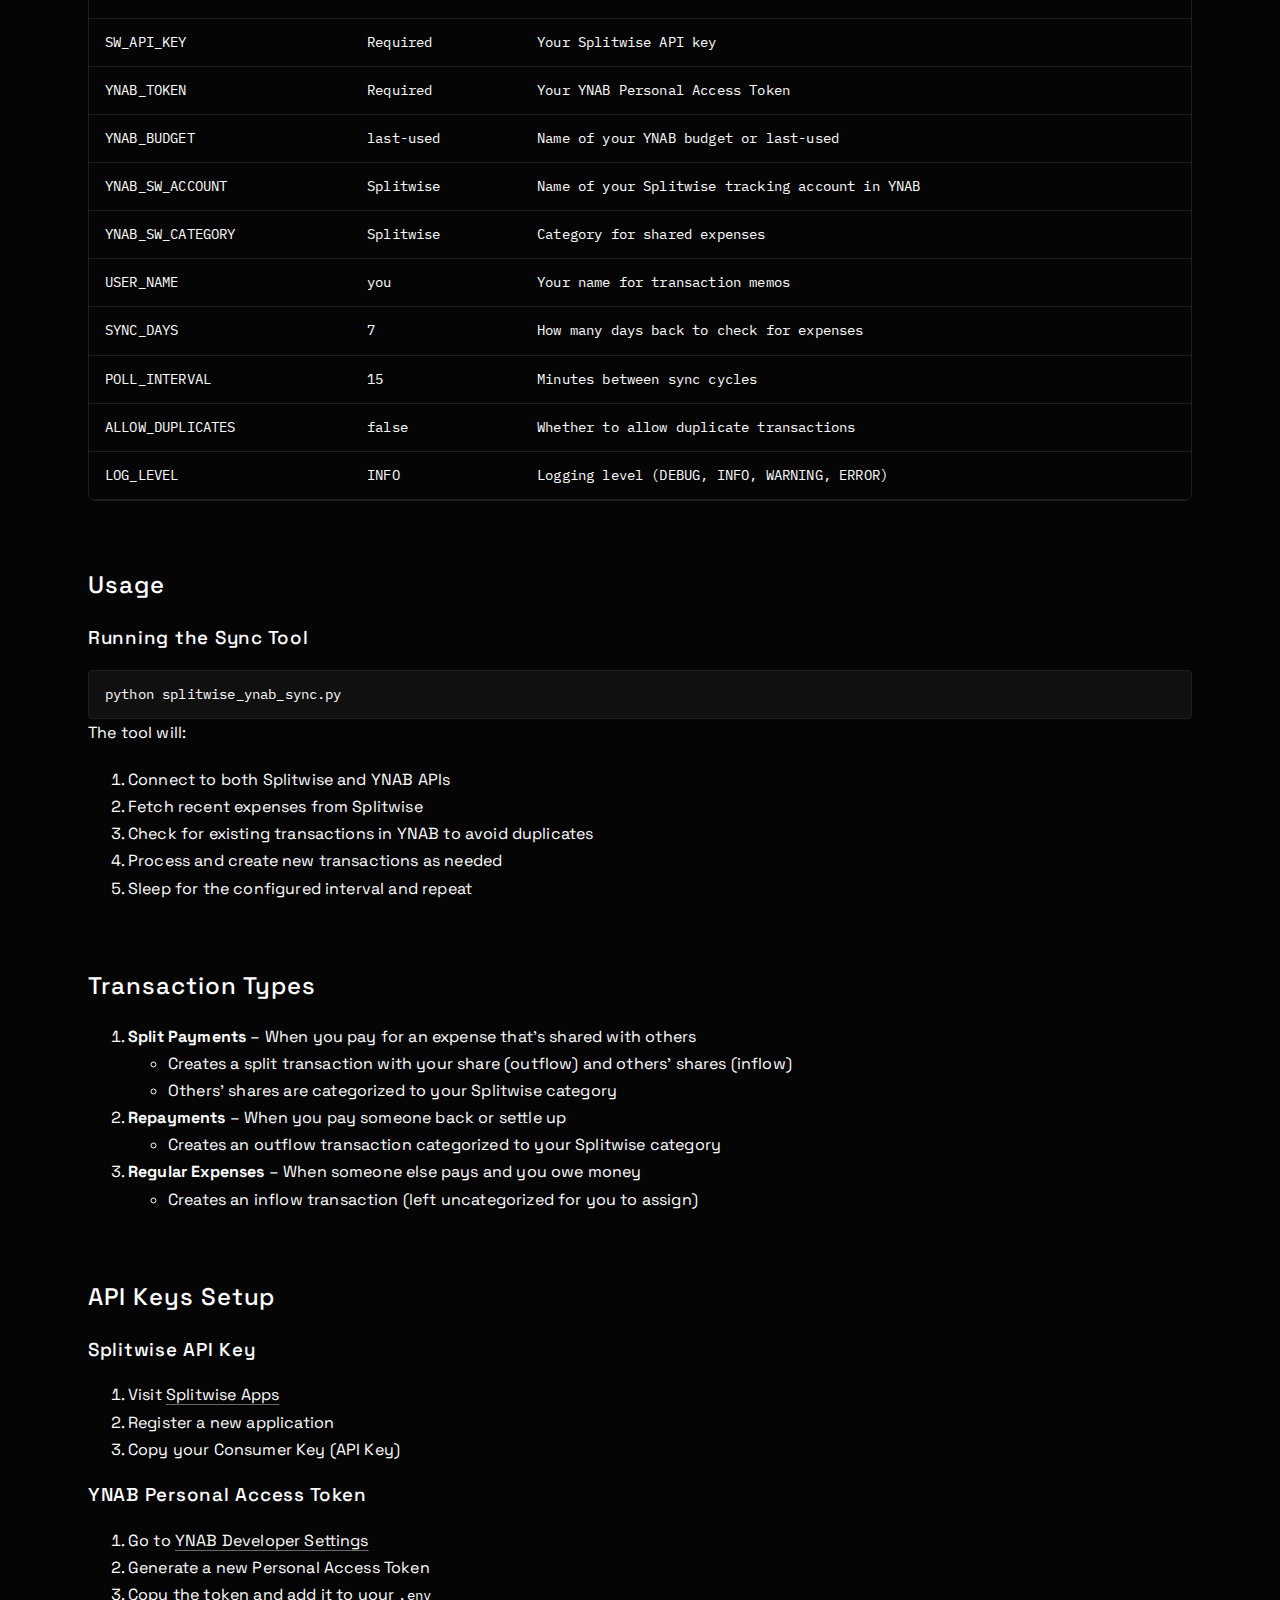
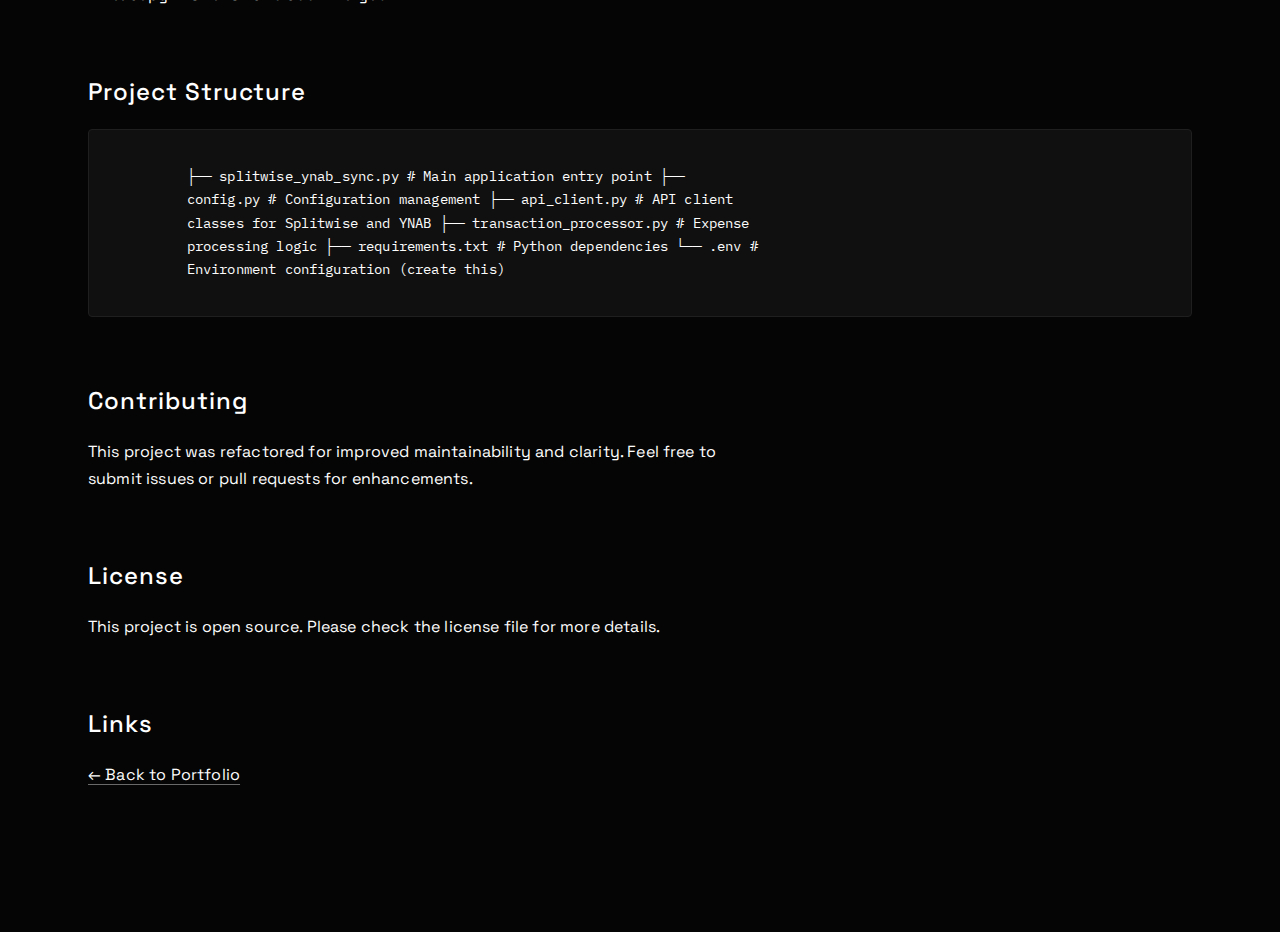
<file: splitwise-ynab.html>
<!DOCTYPE html>
<html lang="en">
  <head>
    <meta charset="UTF-8" />
    <meta name="viewport" content="width=device-width, initial-scale=1.0" />
    <title>Splitwise-YNAB Sync Tool | Abhinav Dhakal</title>
    <link rel="stylesheet" href="style.css" />
  </head>
  <body>
    <header id="header">
      <h1><a href="index.html">Abhinav Dhakal</a></h1>
      <span class="theme-toggle" onclick="toggleTheme()">change to light</span>
    </header>
    <main>
      <!-- Project Header -->
      <section class="section" id="landing">
        <div class="landing-text">
          $ cat ~/projects/splitwise-ynab/README.md
        </div>
        <h1>Splitwise-YNAB Sync Tool</h1>
        <p>
          A Python application that automatically synchronizes Splitwise
          expenses with your <strong>YNAB (You Need A Budget)</strong> account.
          It continuously monitors Splitwise expenses and creates corresponding
          transactions in YNAB, handling split payments, repayments, and regular
          expenses intelligently.
        </p>
      </section>

      <!-- Features -->
      <section class="section">
        <h2>Features</h2>
        <ul>
          <li>
            <strong>Automatic Sync:</strong> Continuously monitors Splitwise for
            new expenses
          </li>
          <li>
            <strong>Smart Transaction Processing:</strong> Handles split
            payments, repayments, and regular expenses
          </li>
          <li>
            <strong>Duplicate Prevention:</strong> Avoids creating duplicate
            transactions
          </li>
          <li>
            <strong>Flexible Configuration:</strong> Customizable sync
            intervals, date ranges, and account mappings
          </li>
          <li>
            <strong>Robust Error Handling:</strong> Comprehensive logging and
            recovery
          </li>
        </ul>
      </section>

      <!-- Setup -->
      <section class="section">
        <h2>Setup</h2>

        <h3>Prerequisites</h3>
        <ul>
          <li>Python 3.7 or higher</li>
          <li>Splitwise API key</li>
          <li>YNAB Personal Access Token</li>
          <li>A dedicated Splitwise account in YNAB</li>
          <li>A Splitwise category in YNAB for shared expenses</li>
        </ul>

        <h3>Installation</h3>
        <ol>
          <li>
            Clone the repository
            <div class="thumbnail">
              git clone &lt;repository-url&gt; cd Splitwise-YNAB-Integration
            </div>
          </li>
          <li>
            Install dependencies
            <div class="thumbnail">pip install -r requirements.txt</div>
          </li>
          <li>
            Create a <code>.env</code> file with your configuration
            <div class="thumbnail">
              # Required API Keys SW_API_KEY=your_splitwise_api_key_here
              YNAB_TOKEN=your_ynab_personal_access_token_here # YNAB
              Configuration YNAB_BUDGET=last-used YNAB_SW_ACCOUNT=Splitwise
              YNAB_SW_CATEGORY=Splitwise # Sync Settings USER_NAME=your_name
              SYNC_DAYS=7 POLL_INTERVAL=15 ALLOW_DUPLICATES=false # Logging
              LOG_LEVEL=INFO
            </div>
          </li>
        </ol>
      </section>

      <!-- Configuration Options -->
      <section class="section">
        <h2>Configuration Options</h2>
        <div class="table-wrapper">
          <table>
            <thead>
              <tr>
                <th>Variable</th>
                <th>Default</th>
                <th>Description</th>
              </tr>
            </thead>
            <tbody>
              <tr>
                <td><code>SW_API_KEY</code></td>
                <td>Required</td>
                <td>Your Splitwise API key</td>
              </tr>
              <tr>
                <td><code>YNAB_TOKEN</code></td>
                <td>Required</td>
                <td>Your YNAB Personal Access Token</td>
              </tr>
              <tr>
                <td><code>YNAB_BUDGET</code></td>
                <td><code>last-used</code></td>
                <td>Name of your YNAB budget or <code>last-used</code></td>
              </tr>
              <tr>
                <td><code>YNAB_SW_ACCOUNT</code></td>
                <td><code>Splitwise</code></td>
                <td>Name of your Splitwise tracking account in YNAB</td>
              </tr>
              <tr>
                <td><code>YNAB_SW_CATEGORY</code></td>
                <td><code>Splitwise</code></td>
                <td>Category for shared expenses</td>
              </tr>
              <tr>
                <td><code>USER_NAME</code></td>
                <td><code>you</code></td>
                <td>Your name for transaction memos</td>
              </tr>
              <tr>
                <td><code>SYNC_DAYS</code></td>
                <td><code>7</code></td>
                <td>How many days back to check for expenses</td>
              </tr>
              <tr>
                <td><code>POLL_INTERVAL</code></td>
                <td><code>15</code></td>
                <td>Minutes between sync cycles</td>
              </tr>
              <tr>
                <td><code>ALLOW_DUPLICATES</code></td>
                <td><code>false</code></td>
                <td>Whether to allow duplicate transactions</td>
              </tr>
              <tr>
                <td><code>LOG_LEVEL</code></td>
                <td><code>INFO</code></td>
                <td>
                  Logging level (<code>DEBUG</code>, <code>INFO</code>,
                  <code>WARNING</code>, <code>ERROR</code>)
                </td>
              </tr>
            </tbody>
          </table>
        </div>
      </section>

      <!-- Usage -->
      <section class="section">
        <h2>Usage</h2>
        <h3>Running the Sync Tool</h3>
        <div class="thumbnail">python splitwise_ynab_sync.py</div>
        <p>The tool will:</p>
        <ol>
          <li>Connect to both Splitwise and YNAB APIs</li>
          <li>Fetch recent expenses from Splitwise</li>
          <li>Check for existing transactions in YNAB to avoid duplicates</li>
          <li>Process and create new transactions as needed</li>
          <li>Sleep for the configured interval and repeat</li>
        </ol>
      </section>

      <!-- Transaction Types -->
      <section class="section">
        <h2>Transaction Types</h2>
        <ol>
          <li>
            <strong>Split Payments</strong> – When you pay for an expense that's
            shared with others
            <ul>
              <li>
                Creates a split transaction with your share (outflow) and
                others' shares (inflow)
              </li>
              <li>Others' shares are categorized to your Splitwise category</li>
            </ul>
          </li>
          <li>
            <strong>Repayments</strong> – When you pay someone back or settle up
            <ul>
              <li>
                Creates an outflow transaction categorized to your Splitwise
                category
              </li>
            </ul>
          </li>
          <li>
            <strong>Regular Expenses</strong> – When someone else pays and you
            owe money
            <ul>
              <li>
                Creates an inflow transaction (left uncategorized for you to
                assign)
              </li>
            </ul>
          </li>
        </ol>
      </section>

      <!-- API Keys Setup -->
      <section class="section">
        <h2>API Keys Setup</h2>
        <h3>Splitwise API Key</h3>
        <ol>
          <li>
            Visit
            <a href="https://secure.splitwise.com/apps" target="_blank"
              >Splitwise Apps</a
            >
          </li>
          <li>Register a new application</li>
          <li>Copy your Consumer Key (API Key)</li>
        </ol>

        <h3>YNAB Personal Access Token</h3>
        <ol>
          <li>
            Go to
            <a
              href="https://app.youneedabudget.com/settings/developer"
              target="_blank"
              >YNAB Developer Settings</a
            >
          </li>
          <li>Generate a new Personal Access Token</li>
          <li>Copy the token and add it to your <code>.env</code></li>
        </ol>
      </section>

      <!-- Project Structure -->
      <section class="section">
        <h2>Project Structure</h2>
        <div class="thumbnail">
          ├── splitwise_ynab_sync.py # Main application entry point ├──
          config.py # Configuration management ├── api_client.py # API client
          classes for Splitwise and YNAB ├── transaction_processor.py # Expense
          processing logic ├── requirements.txt # Python dependencies └── .env #
          Environment configuration (create this)
        </div>
      </section>

      <!-- Contributing -->
      <section class="section">
        <h2>Contributing</h2>
        <p>
          This project was refactored for improved maintainability and clarity.
          Feel free to submit issues or pull requests for enhancements.
        </p>
      </section>

      <!-- License -->
      <section class="section">
        <h2>License</h2>
        <p>
          This project is open source. Please check the license file for more
          details.
        </p>
      </section>

      <!-- Links -->
      <section class="section" id="contact">
        <h2>Links</h2>
        <p><a href="index.html">← Back to Portfolio</a></p>
      </section>
    </main>

    <script>
      function toggleTheme() {
        document.body.classList.toggle("light-theme");

        const header = document.querySelector("header");
        if (header) {
          header.classList.toggle("light-theme");
        }

        const toggle = document.querySelector(".theme-toggle");
        if (toggle) {
          toggle.textContent = document.body.classList.contains("light-theme")
            ? "change to dark"
            : "change to light";
        }
      }
    </script>
  </body>
</html>
</file>
<file: style.css>
@import url("https://fonts.googleapis.com/css2?family=IBM+Plex+Mono:wght@400;500;700&family=Space+Grotesk:wght@400;500;600&display=swap");

:root {
  --bg-dark: #050505;
  --bg-dark-elevated: #101010;
  --bg-light: #fbfbfb;
  --bg-light-elevated: #ffffff;
  --text-dark: #fdfdfd;
  --text-light: #0c0c0c;
  --muted-dark: #d0d0d0;
  --muted-light: #3b3b3b;
  --border-dark: #1f1f1f;
  --border-light: #cfcfcf;
  --accent-dark: #ffffff;
  --accent-light: #050505;
  --font-sans: "Space Grotesk", "Helvetica Neue", Helvetica, Arial, sans-serif;
  --font-mono: "IBM Plex Mono", "SFMono-Regular", "Courier New", monospace;
  --transition-speed: 0.25s;
  --radius-sm: 4px;
  --radius-md: 8px;
}

* {
  box-sizing: border-box;
}

body {
  margin: 0;
  background: var(--bg-dark);
  color: var(--text-dark);
  font-family: var(--font-sans);
  font-size: 16px;
  line-height: 1.7;
  letter-spacing: 0.01em;
  transition: background var(--transition-speed), color var(--transition-speed);
}

body.light-theme {
  background: var(--bg-light);
  color: var(--text-light);
}

p {
  margin: 0 0 1.25rem;
  max-width: 64ch;
}

a {
  color: inherit;
  text-decoration: underline;
  text-decoration-color: rgba(255, 255, 255, 0.4);
  text-decoration-thickness: 1px;
  text-underline-offset: 4px;
  transition: color var(--transition-speed),
    text-decoration-color var(--transition-speed);
}

body.light-theme a {
  text-decoration-color: rgba(0, 0, 0, 0.35);
}

a:hover {
  color: var(--accent-dark);
  text-decoration-color: currentColor;
}

body.light-theme a:hover {
  color: var(--accent-light);
}

header {
  position: sticky;
  top: 0;
  z-index: 10;
  display: flex;
  justify-content: space-between;
  align-items: center;
  padding: 1.5rem 3rem 1.25rem;
  background: linear-gradient(
    180deg,
    rgba(14, 14, 14, 0.95) 0%,
    rgba(14, 14, 14, 0) 100%
  );
  border-bottom: 1px solid var(--border-dark);
  backdrop-filter: blur(8px);
}

body.light-theme header {
  background: linear-gradient(
    180deg,
    rgba(249, 249, 249, 0.95) 0%,
    rgba(249, 249, 249, 0) 100%
  );
  border-color: var(--border-light);
}

header h1 {
  margin: 0;
  font-size: 1.75rem;
  letter-spacing: 0.08em;
  /* text-transform: uppercase; */
}

header a {
  text-decoration: none;
}

main {
  max-width: 1200px;
  margin: 0 auto;
  padding: 3.5rem 3rem 5rem;
}

@media (max-width: 720px) {
  header {
    padding: 1.25rem 1.5rem;
  }

  main {
    padding: 2.5rem 1.5rem 4rem;
  }
}

h1,
h2,
h3,
h4 {
  font-family: var(--font-sans);
  font-weight: 500;
  letter-spacing: 0.04em;
  /* text-transform: uppercase; */
  color: var(--accent-dark);
  margin: 0 0 1rem;
}

body.light-theme h1,
body.light-theme h2,
body.light-theme h3,
body.light-theme h4 {
  color: var(--accent-light);
}

.section {
  margin-bottom: 4rem;
}

.landing-text {
  font-family: var(--font-mono);
  font-size: 1rem;
  letter-spacing: 0.15em;
  /* text-transform: uppercase; */
  color: var(--muted-dark);
  margin-bottom: 2rem;
}

body.light-theme .landing-text {
  color: var(--muted-light);
}

.intro {
  font-size: 1.2rem;
  width: 100%;
  margin: 0 0 1.6rem;
  line-height: 1.75;
  max-width: none;
}

.theme-toggle {
  cursor: pointer;
  font-family: var(--font-mono);
  font-size: 0.85rem;
  letter-spacing: 0.08em;
  text-transform: uppercase;
  color: var(--muted-dark);
}

body.light-theme .theme-toggle {
  color: var(--muted-light);
}

.projects {
  display: grid;
  gap: 1.5rem;
  grid-template-columns: repeat(auto-fit, minmax(260px, 1fr));
  grid-auto-rows: 1fr;
  align-items: stretch;
}

.project-card {
  display: flex;
  flex-direction: column;
  gap: 0.85rem;
  padding: 1.5rem 1.75rem;
  border: 1px solid var(--border-dark);
  border-radius: var(--radius-md);
  background: var(--bg-dark-elevated);
  transition: transform var(--transition-speed),
    border-color var(--transition-speed), box-shadow var(--transition-speed);
  min-height: 240px;
  height: 100%;
}

.project-card:hover {
  transform: translateY(-3px);
  border-color: rgba(255, 255, 255, 0.15);
  box-shadow: 0 12px 24px rgba(0, 0, 0, 0.25);
}

body.light-theme .project-card {
  border-color: var(--border-light);
  background: var(--bg-light-elevated);
}

body.light-theme .project-card:hover {
  border-color: rgba(0, 0, 0, 0.2);
  box-shadow: 0 12px 24px rgba(0, 0, 0, 0.1);
}

.project-card h3 {
  font-size: 1.1rem;
  margin-bottom: 0.35rem;
}

.project-card .project-stack {
  display: inline-block;
  margin-left: 0.4rem;
  font-family: var(--font-mono);
  font-size: 0.78rem;
  letter-spacing: 0.08em;
  color: var(--muted-dark);
}

body.light-theme .project-card .project-stack {
  color: var(--muted-light);
}

.project-card p {
  margin-bottom: 0.8rem;
  color: var(--muted-dark);
}

body.light-theme .project-card p {
  color: var(--muted-light);
}

.project-card p:last-child {
  margin-top: auto;
  margin-bottom: 0;
}

.experience-list {
  display: grid;
  gap: 1.5rem;
  font-family: var(--font-mono);
  font-size: 0.95rem;
}

.exp-item {
  border-left: 2px solid var(--border-dark);
  padding-left: 1.25rem;
}

body.light-theme .exp-item {
  border-color: var(--border-light);
}

.exp-date {
  display: block;
  margin-bottom: 0.35rem;
  color: var(--accent-dark);
  font-weight: 500;
  letter-spacing: 0.12em;
}

body.light-theme .exp-date {
  color: var(--accent-light);
}

.exp-desc {
  color: var(--muted-dark);
}

body.light-theme .exp-desc {
  color: var(--muted-light);
}

.skills,
.education {
  display: flex;
  flex-wrap: wrap;
  gap: 0.75rem;
}

.skill,
.edu-item {
  font-family: var(--font-mono);
  font-size: 0.85rem;
  padding: 0.35rem 0.65rem;
  border-radius: var(--radius-sm);
  border: 1px solid var(--border-dark);
  color: var(--muted-dark);
}

body.light-theme .skill,
body.light-theme .edu-item {
  border-color: var(--border-light);
  color: var(--muted-light);
}

.thumbnail {
  font-family: var(--font-mono);
  font-size: 0.85rem;
  background: var(--bg-dark-elevated);
  border: 1px solid var(--border-dark);
  border-radius: var(--radius-sm);
  padding: 0.75rem 1rem;
  white-space: pre-wrap;
}

body.light-theme .thumbnail {
  background: var(--bg-light-elevated);
  border-color: var(--border-light);
}

.cli-figure,
.cli-figure-row {
  background: var(--bg-dark-elevated);
  border: 1px solid var(--border-dark);
  border-radius: var(--radius-md);
  padding: 1rem;
  margin: 2.5rem auto;
}

.cli-figure {
  max-width: 840px;
}

.cli-figure-row {
  display: flex;
  gap: 1.5rem;
  justify-content: center;
  align-items: flex-start;
  max-width: 620px;
}

body.light-theme .cli-figure,
body.light-theme .cli-figure-row {
  background: var(--bg-light-elevated);
  border-color: var(--border-light);
}

.cli-caption {
  font-family: var(--font-mono);
  font-size: 0.9rem;
  color: var(--muted-dark);
  margin-top: 0.75rem;
  letter-spacing: 0.05em;
}

body.light-theme .cli-caption {
  color: var(--muted-light);
}

table {
  width: 100%;
  border-collapse: collapse;
  font-family: var(--font-mono);
  font-size: 0.85rem;
}

th,
td {
  padding: 0.75rem 1rem;
  border-bottom: 1px solid var(--border-dark);
  text-align: left;
}

body.light-theme th,
body.light-theme td {
  border-color: var(--border-light);
}

thead th {
  text-transform: uppercase;
  letter-spacing: 0.1em;
  font-weight: 500;
}

.table-wrapper {
  overflow-x: auto;
  border: 1px solid var(--border-dark);
  border-radius: var(--radius-md);
}

body.light-theme .table-wrapper {
  border-color: var(--border-light);
}

code {
  font-family: var(--font-mono);
  font-size: 0.85rem;
}

pre {
  font-family: var(--font-mono);
  background: var(--bg-dark-elevated);
  border: 1px solid var(--border-dark);
  border-radius: var(--radius-md);
  padding: 1rem 1.25rem;
  overflow-x: auto;
}

body.light-theme pre {
  background: var(--bg-light-elevated);
  border-color: var(--border-light);
}

@media (max-width: 600px) {
  .cli-figure-row {
    flex-direction: column;
  }

  header h1 {
    font-size: 1.35rem;
  }

  .project-card {
    padding: 1.25rem;
  }

  .landing-text {
    letter-spacing: 0.12em;
  }
}
</file>
